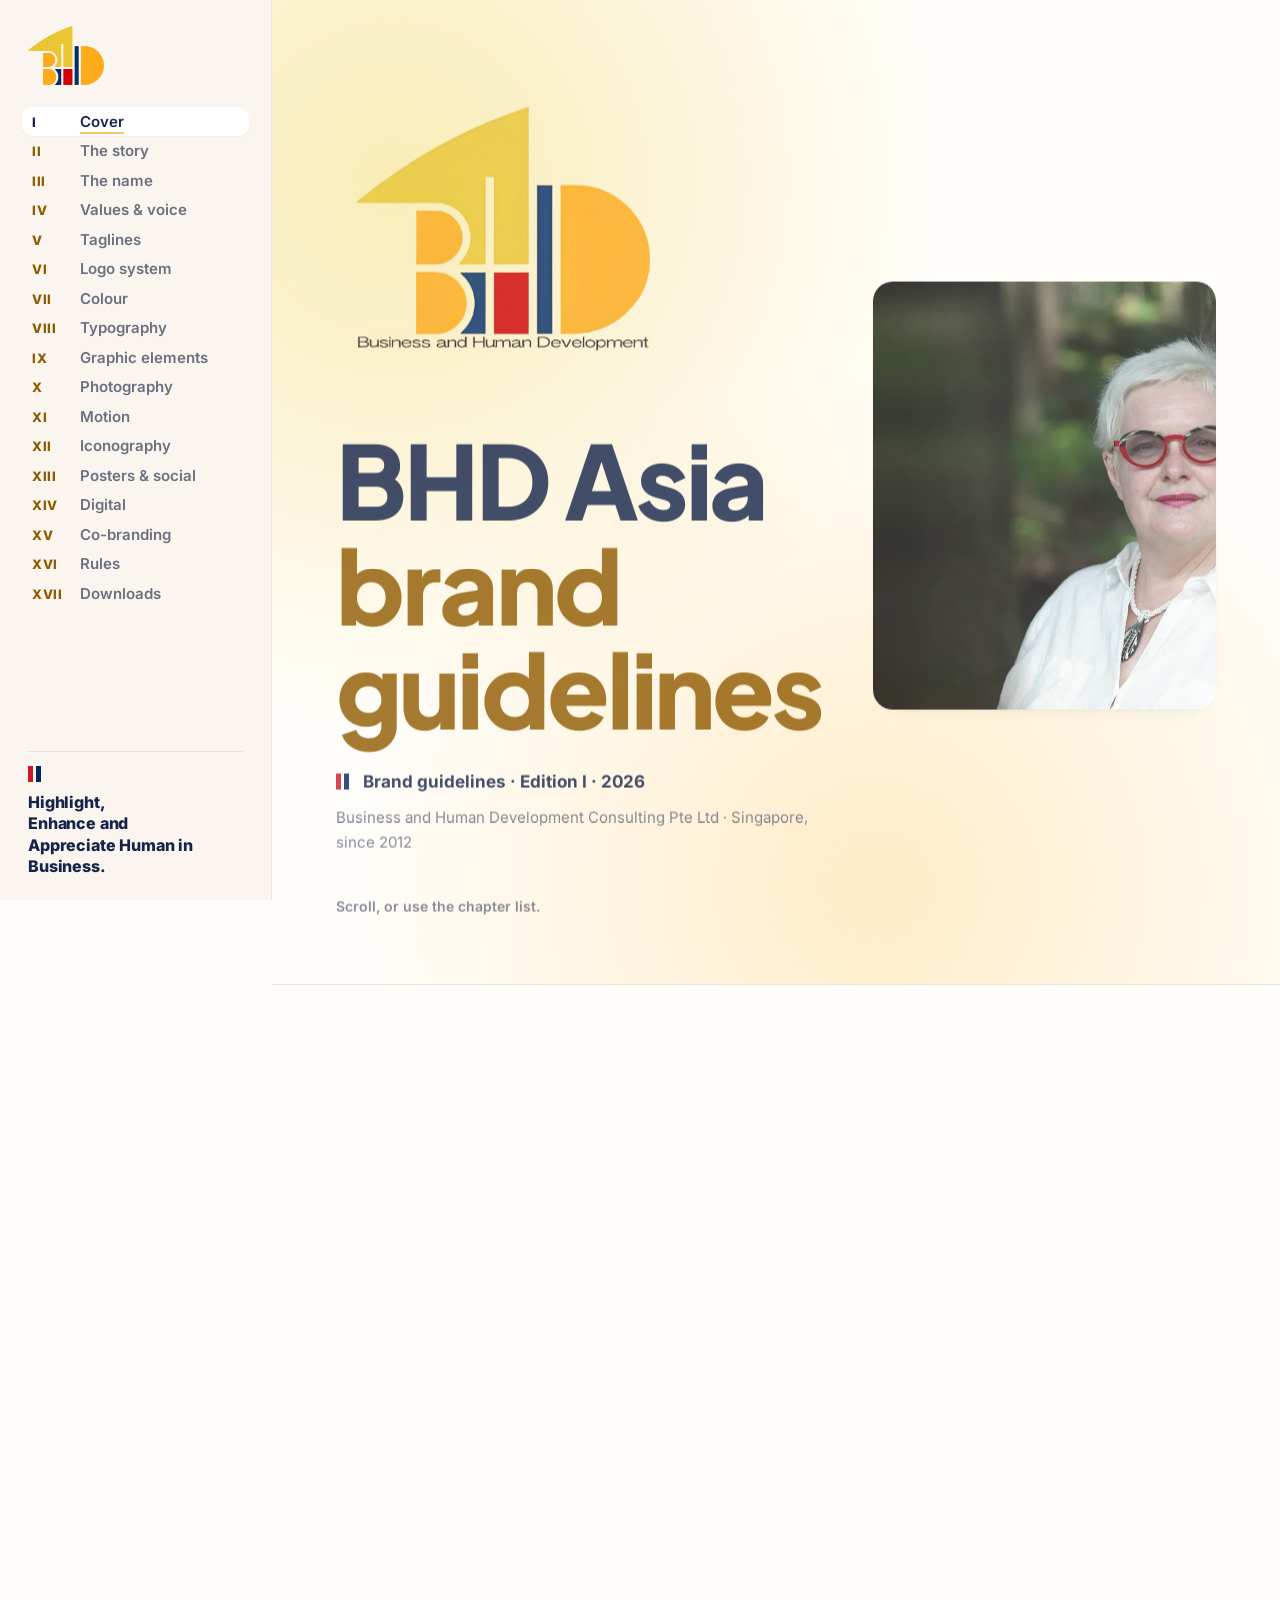
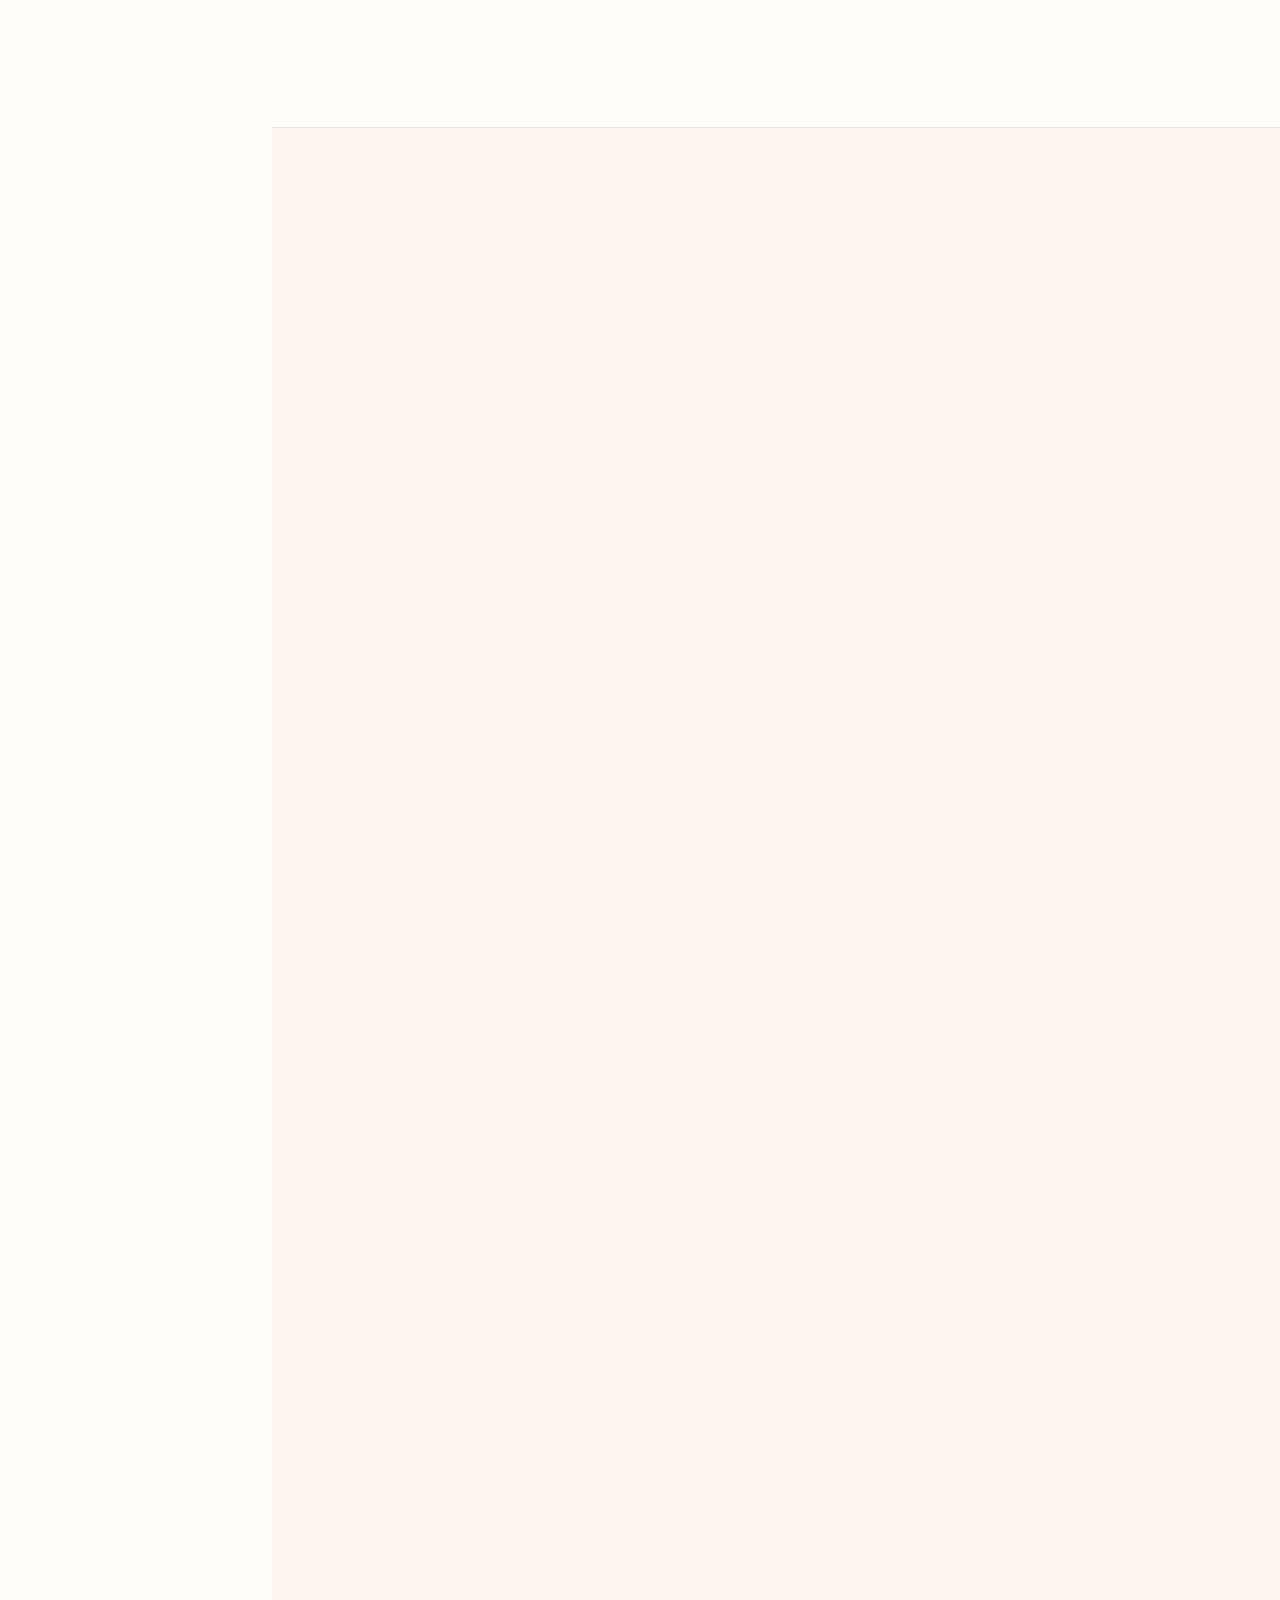
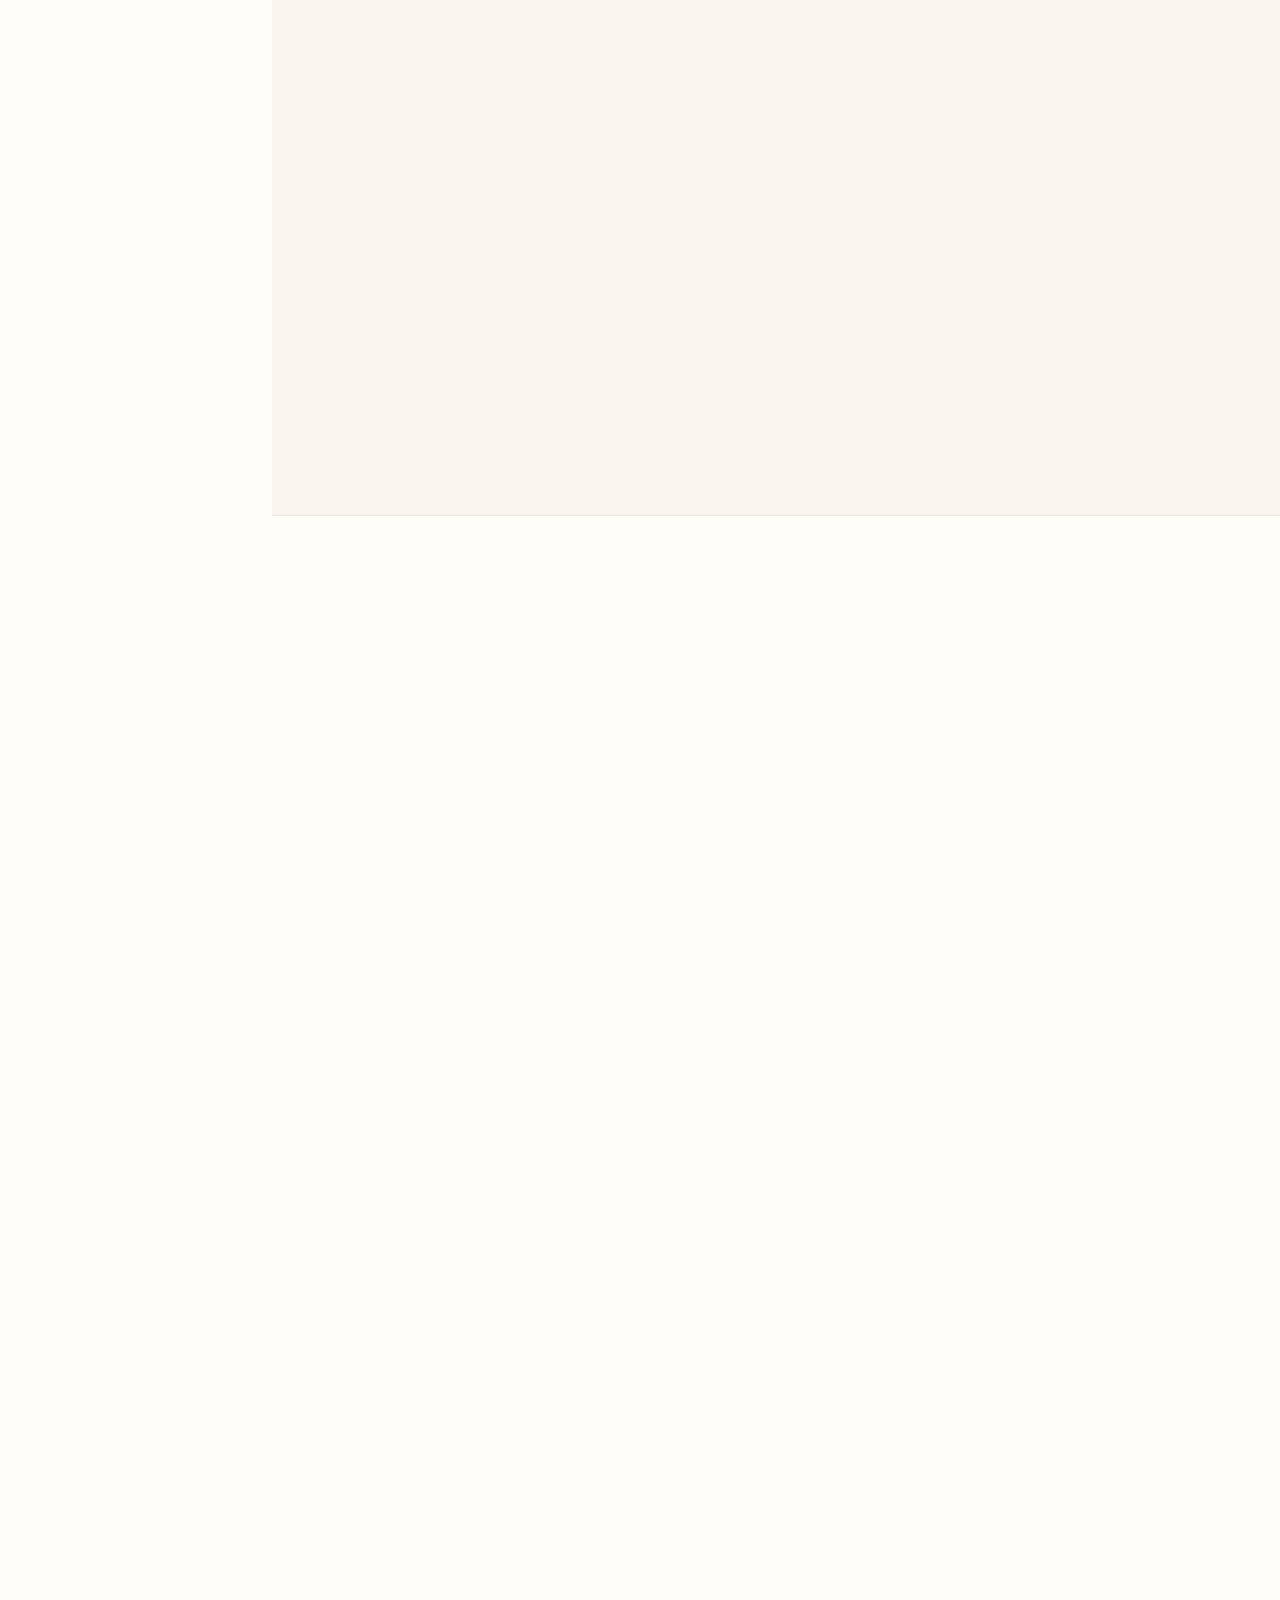
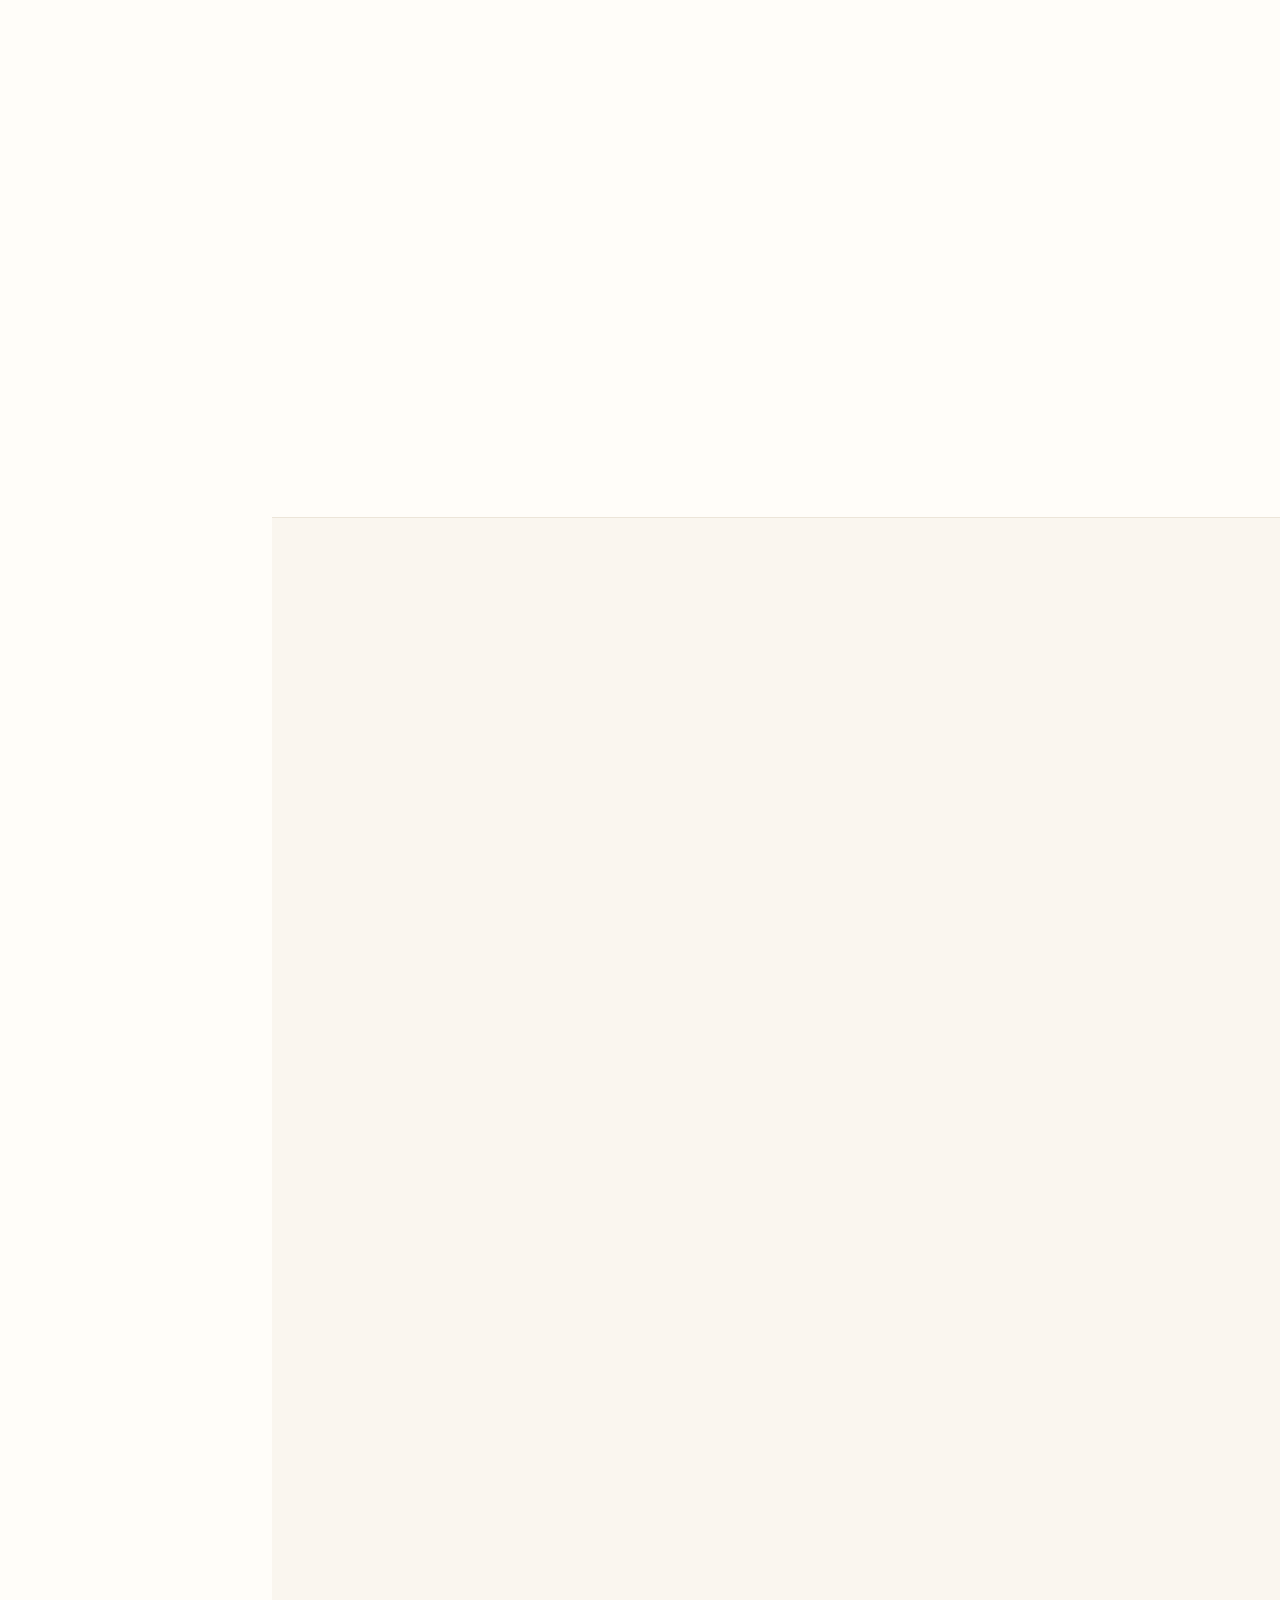
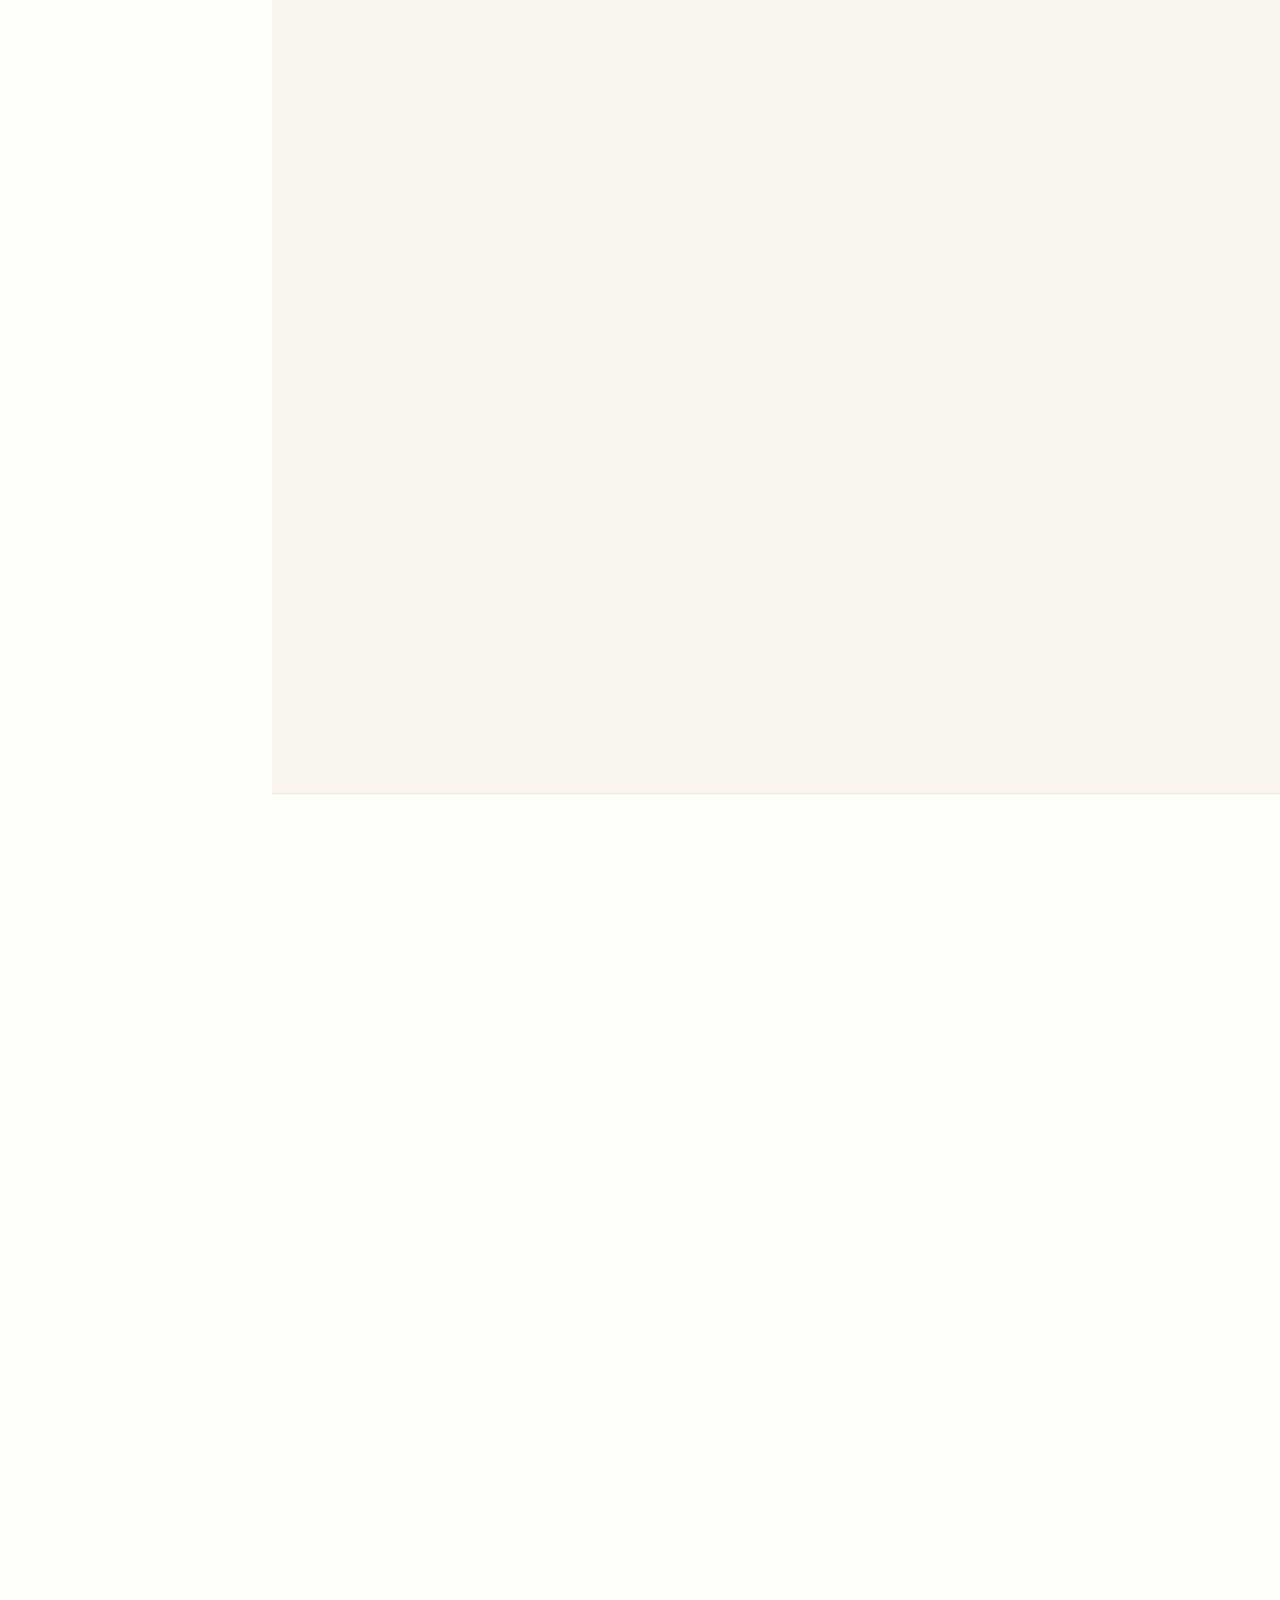
<file: index.html>
<!doctype html><html lang="en-GB"><head><meta charset="utf-8"><meta name="robots" content="noindex,nofollow"><meta name="color-scheme" content="light"><meta http-equiv="refresh" content="0; url=brand/index.html"><title>BHD Asia Brand Guidelines</title></head><body><p><a href="brand/index.html">Open the BHD Asia brand guidelines</a></p></body></html>
</file>
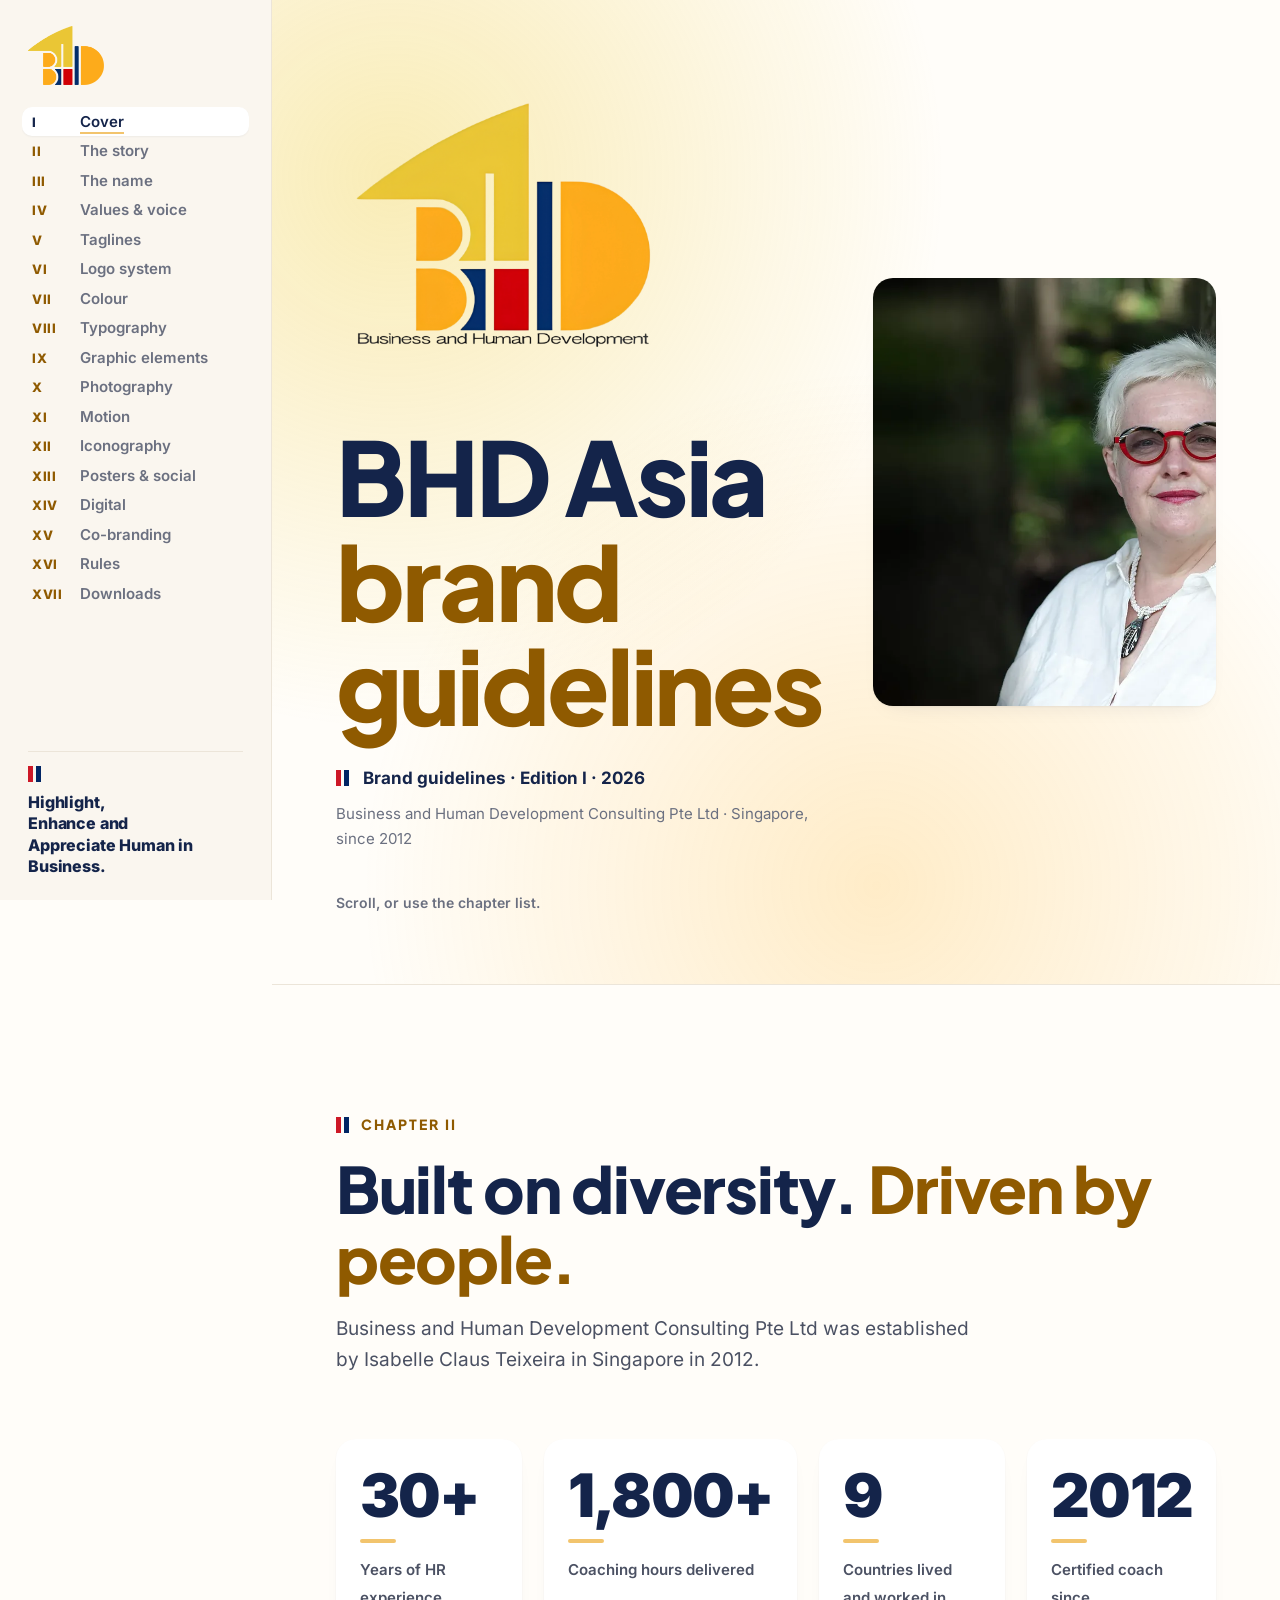
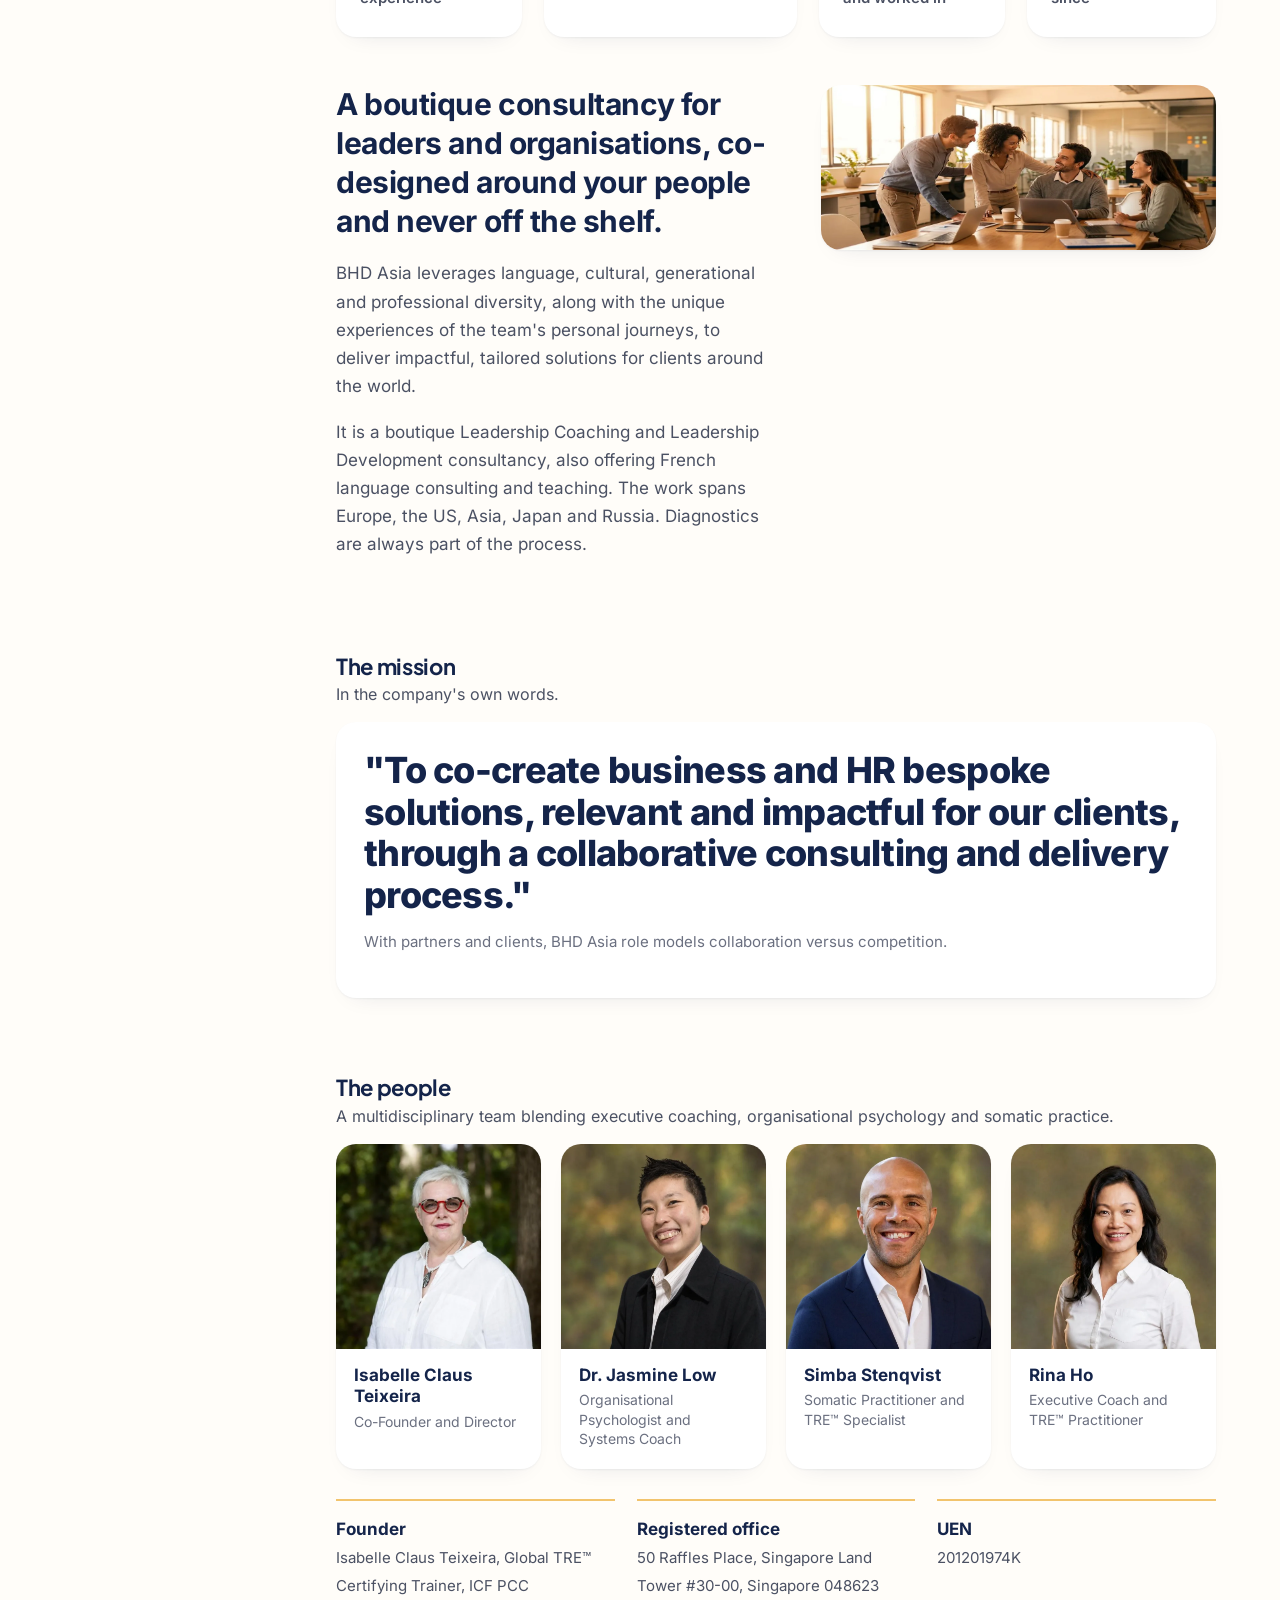
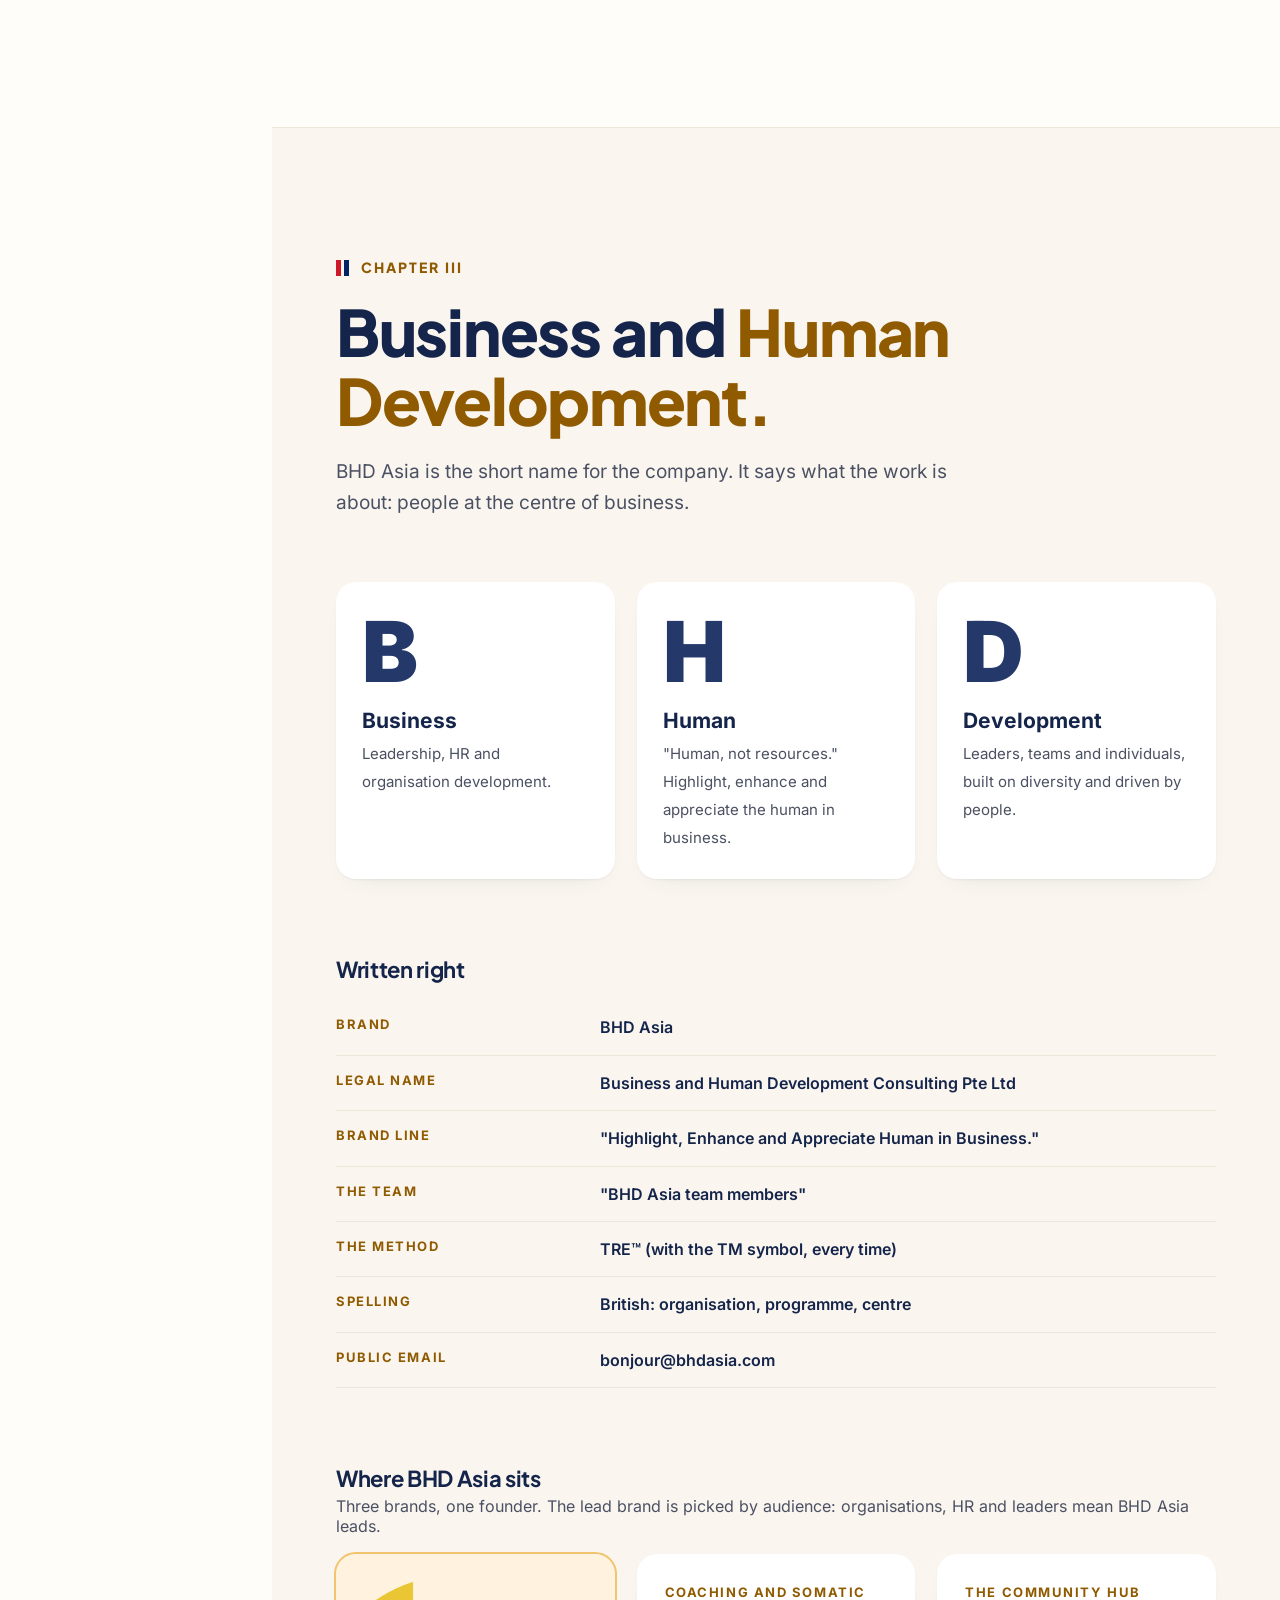
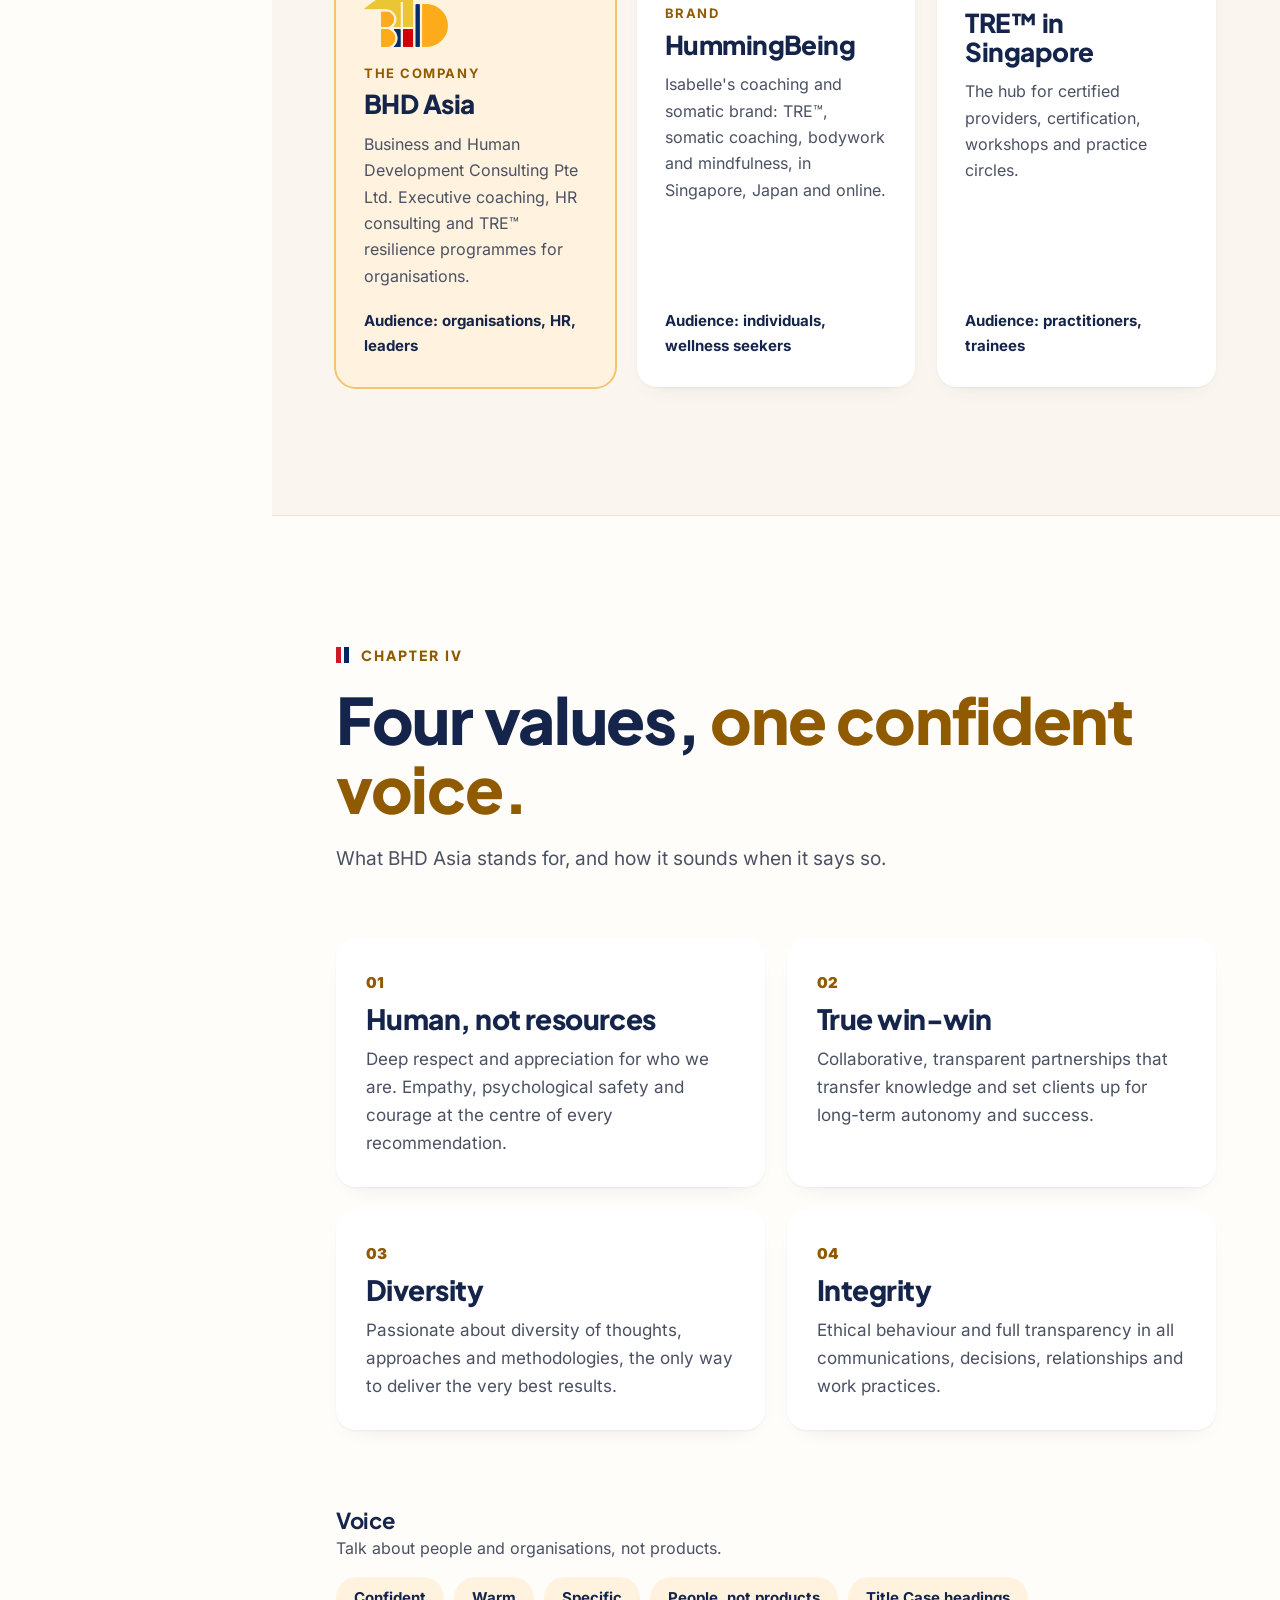
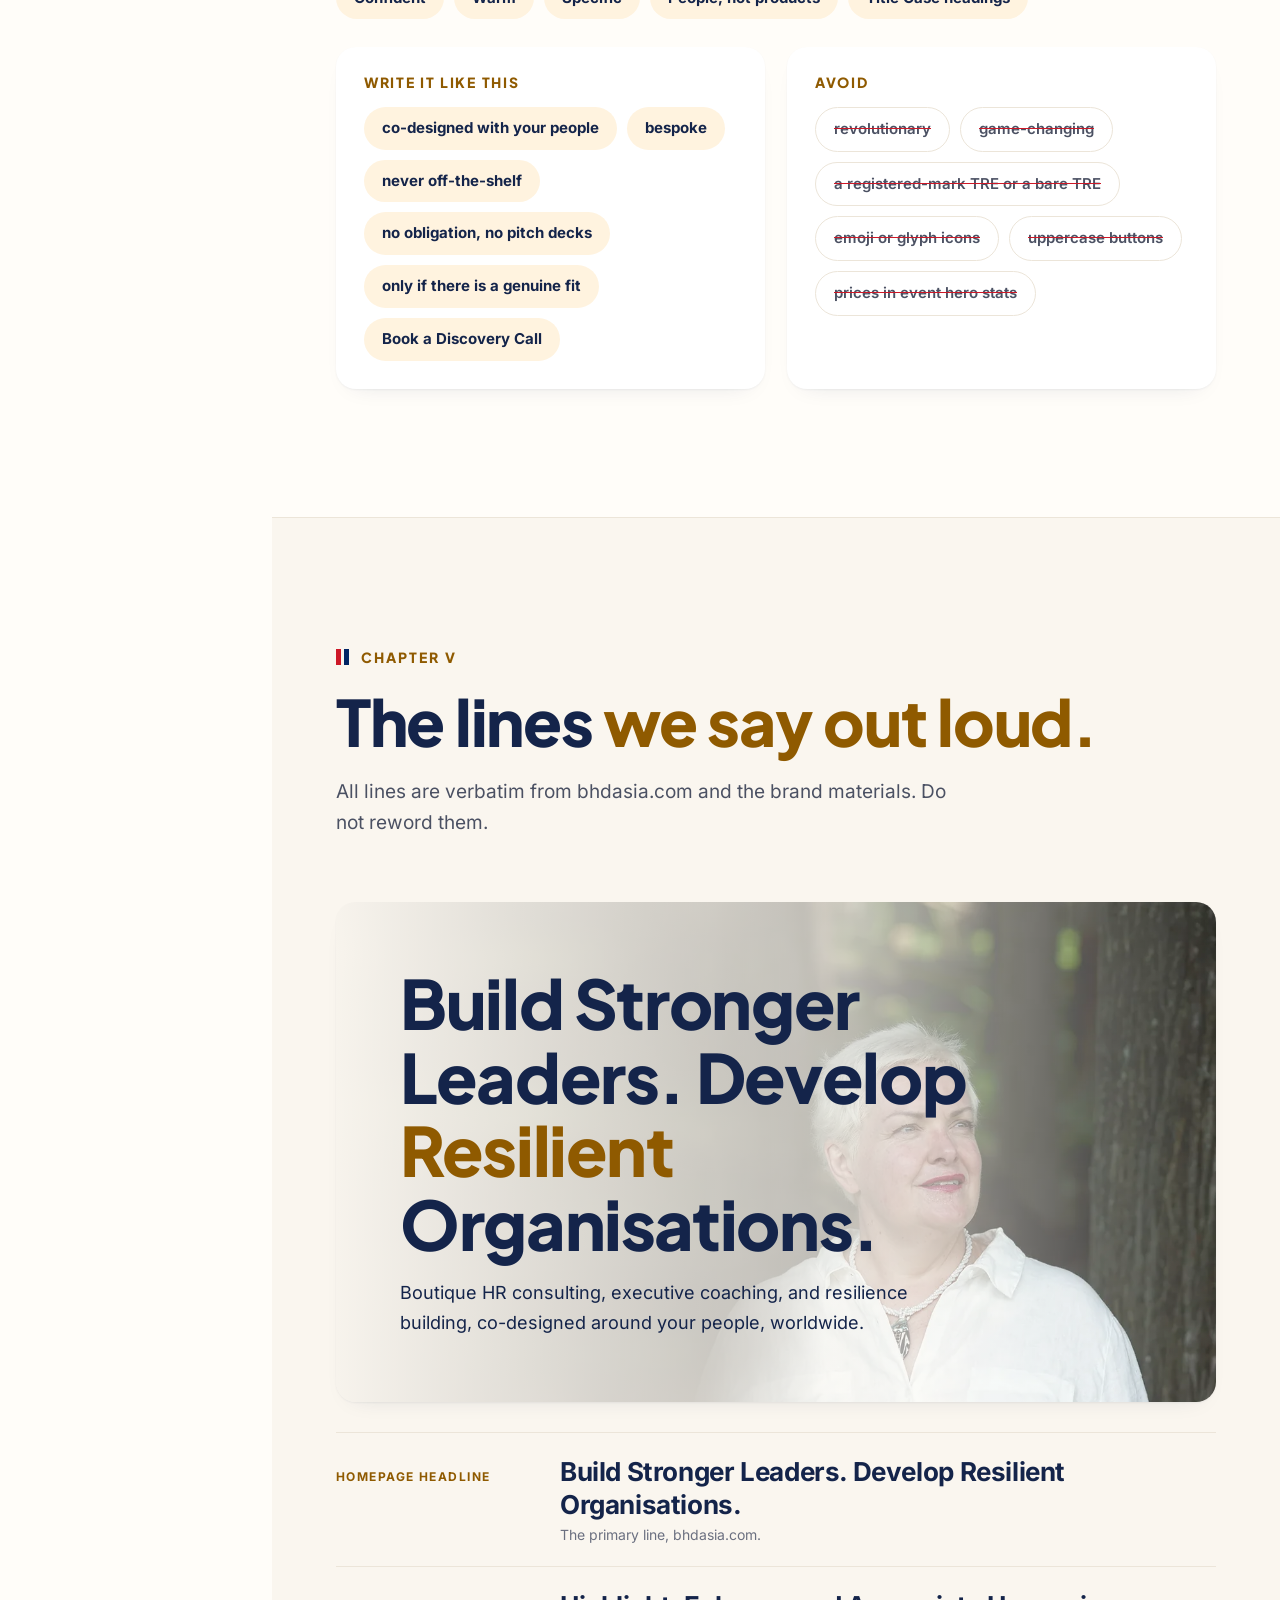
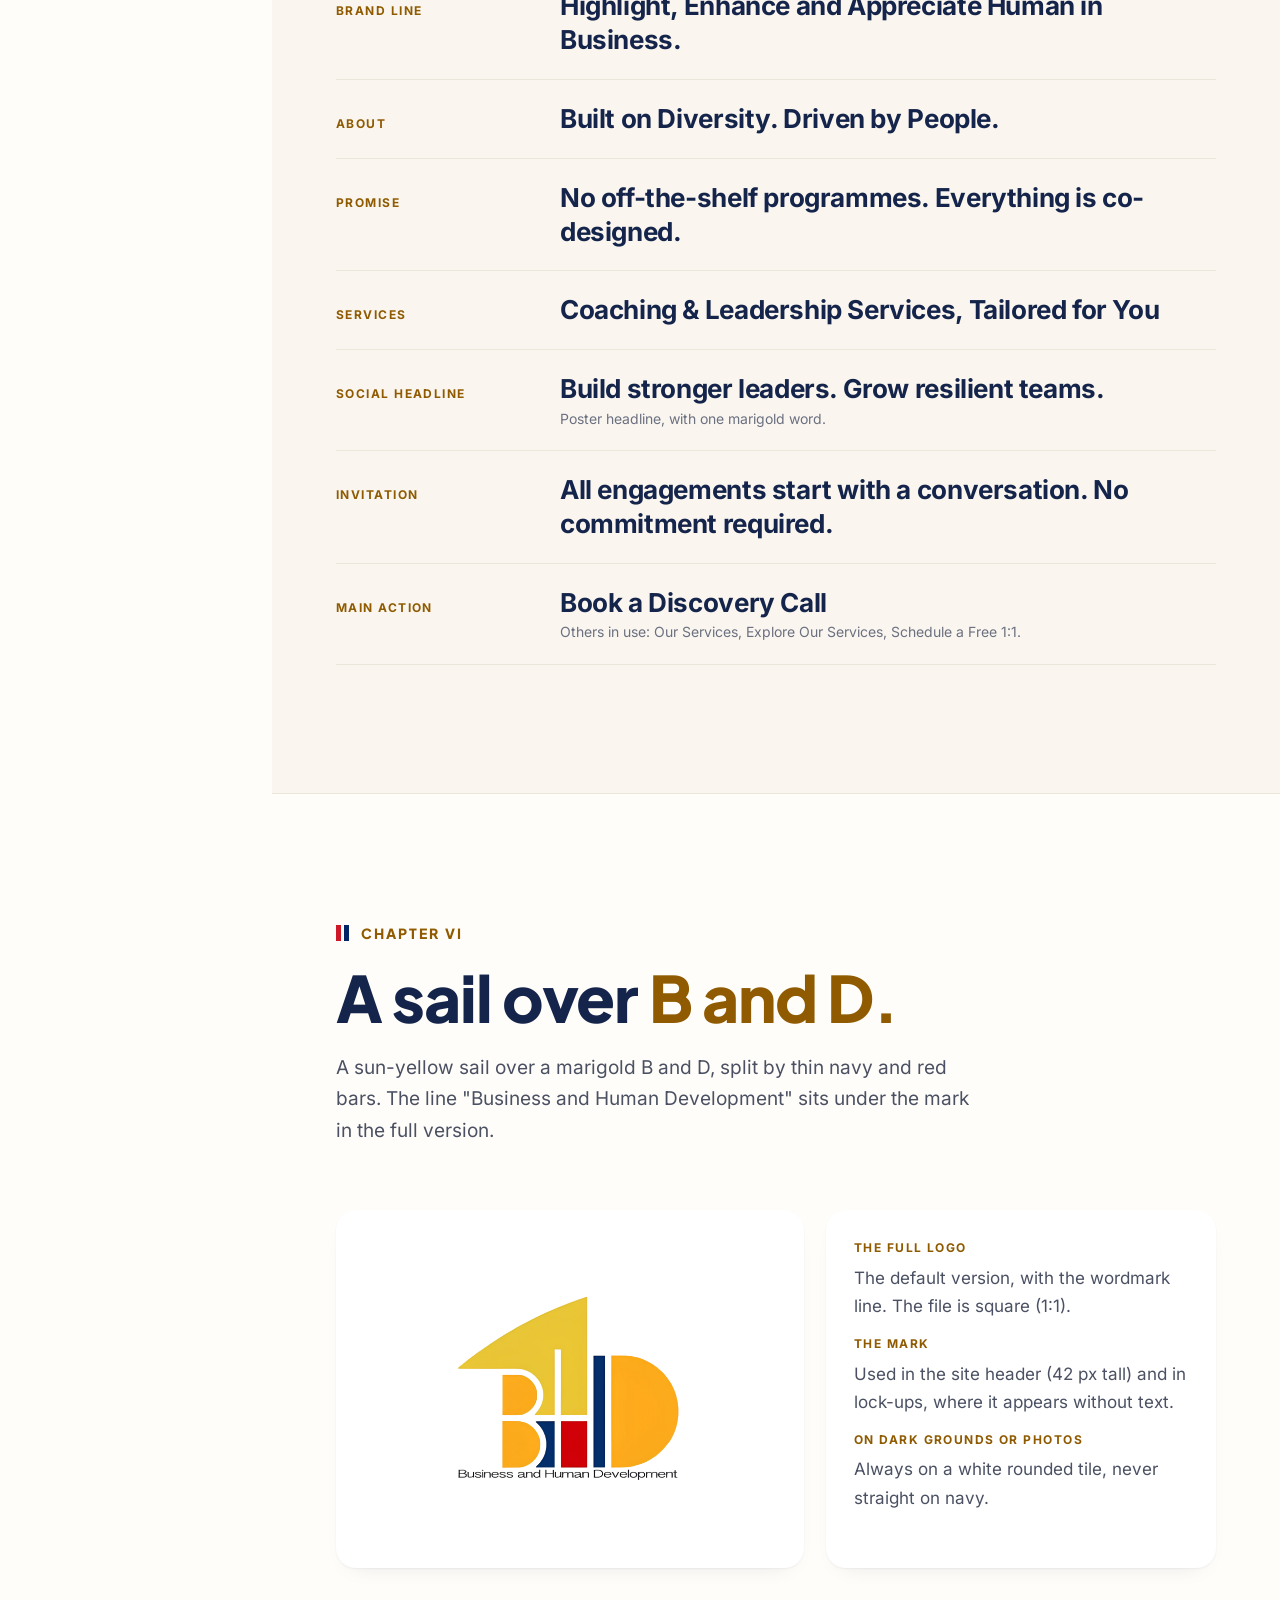
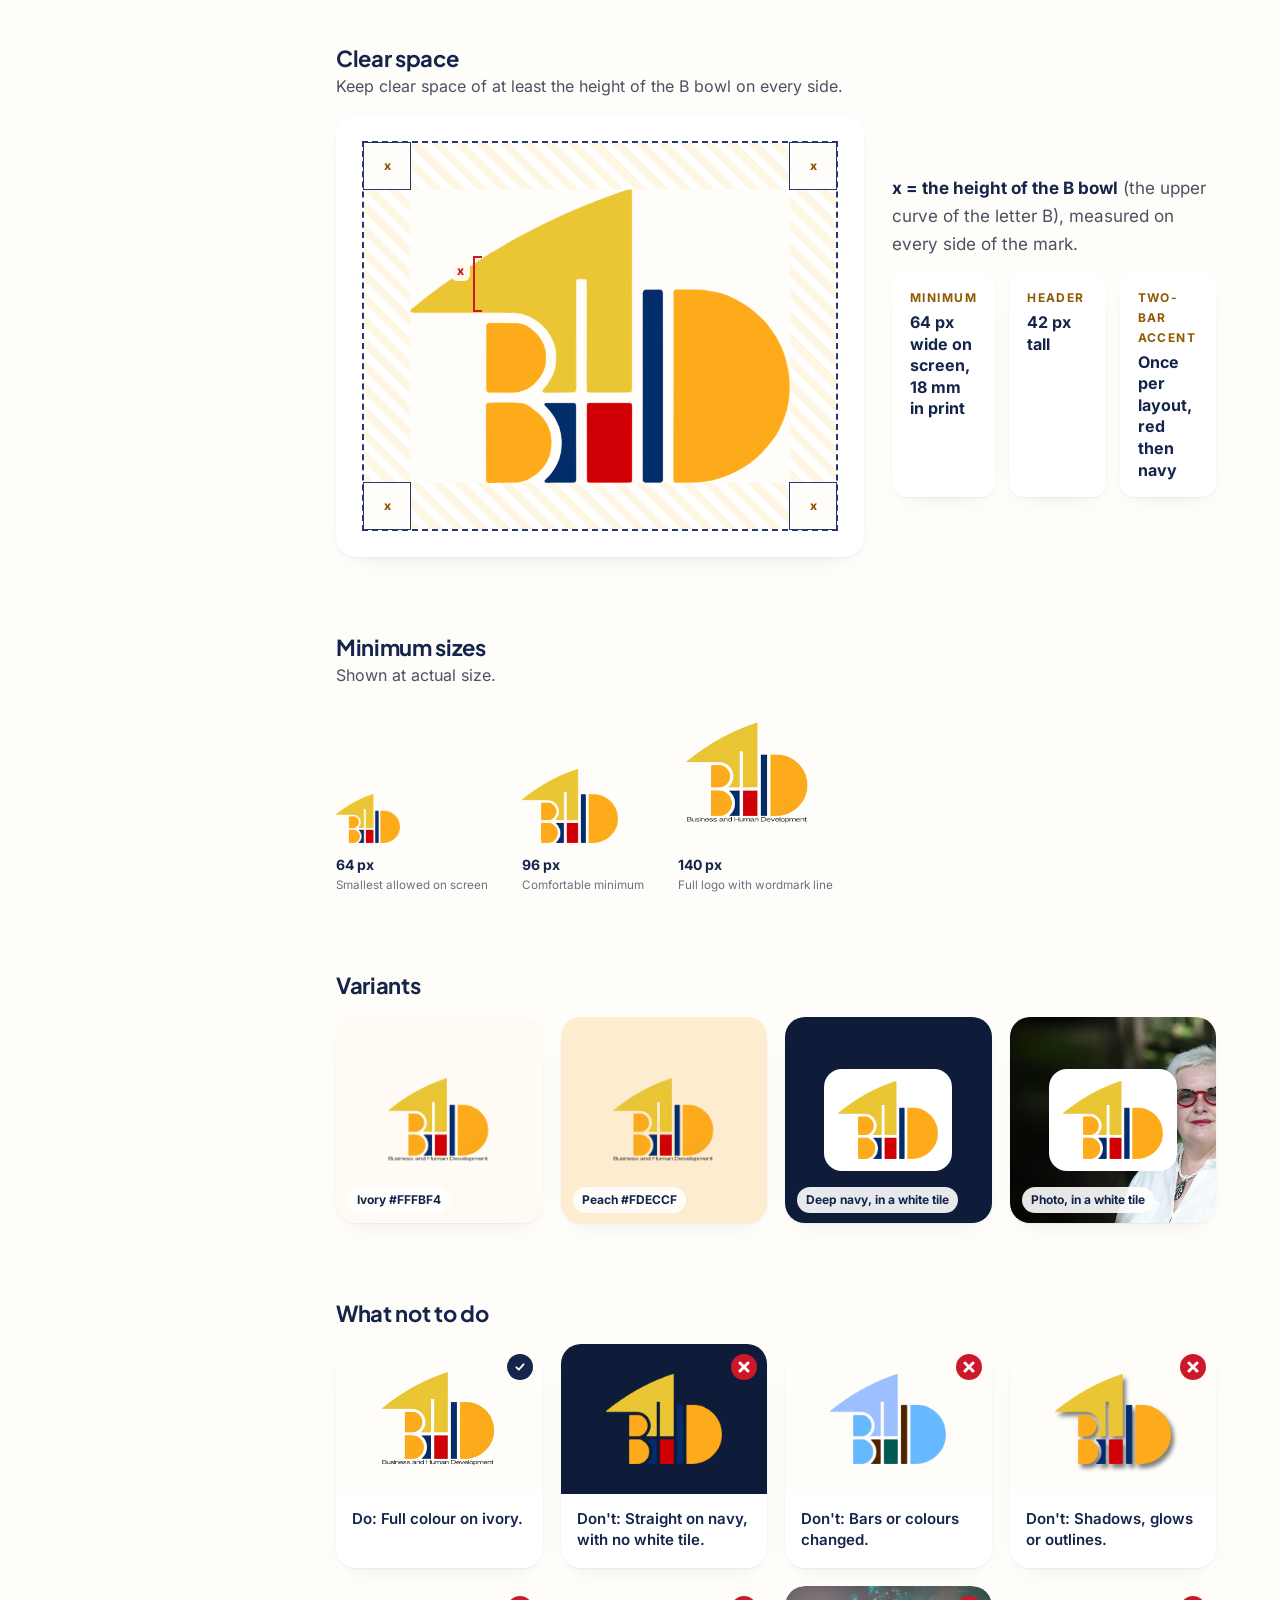
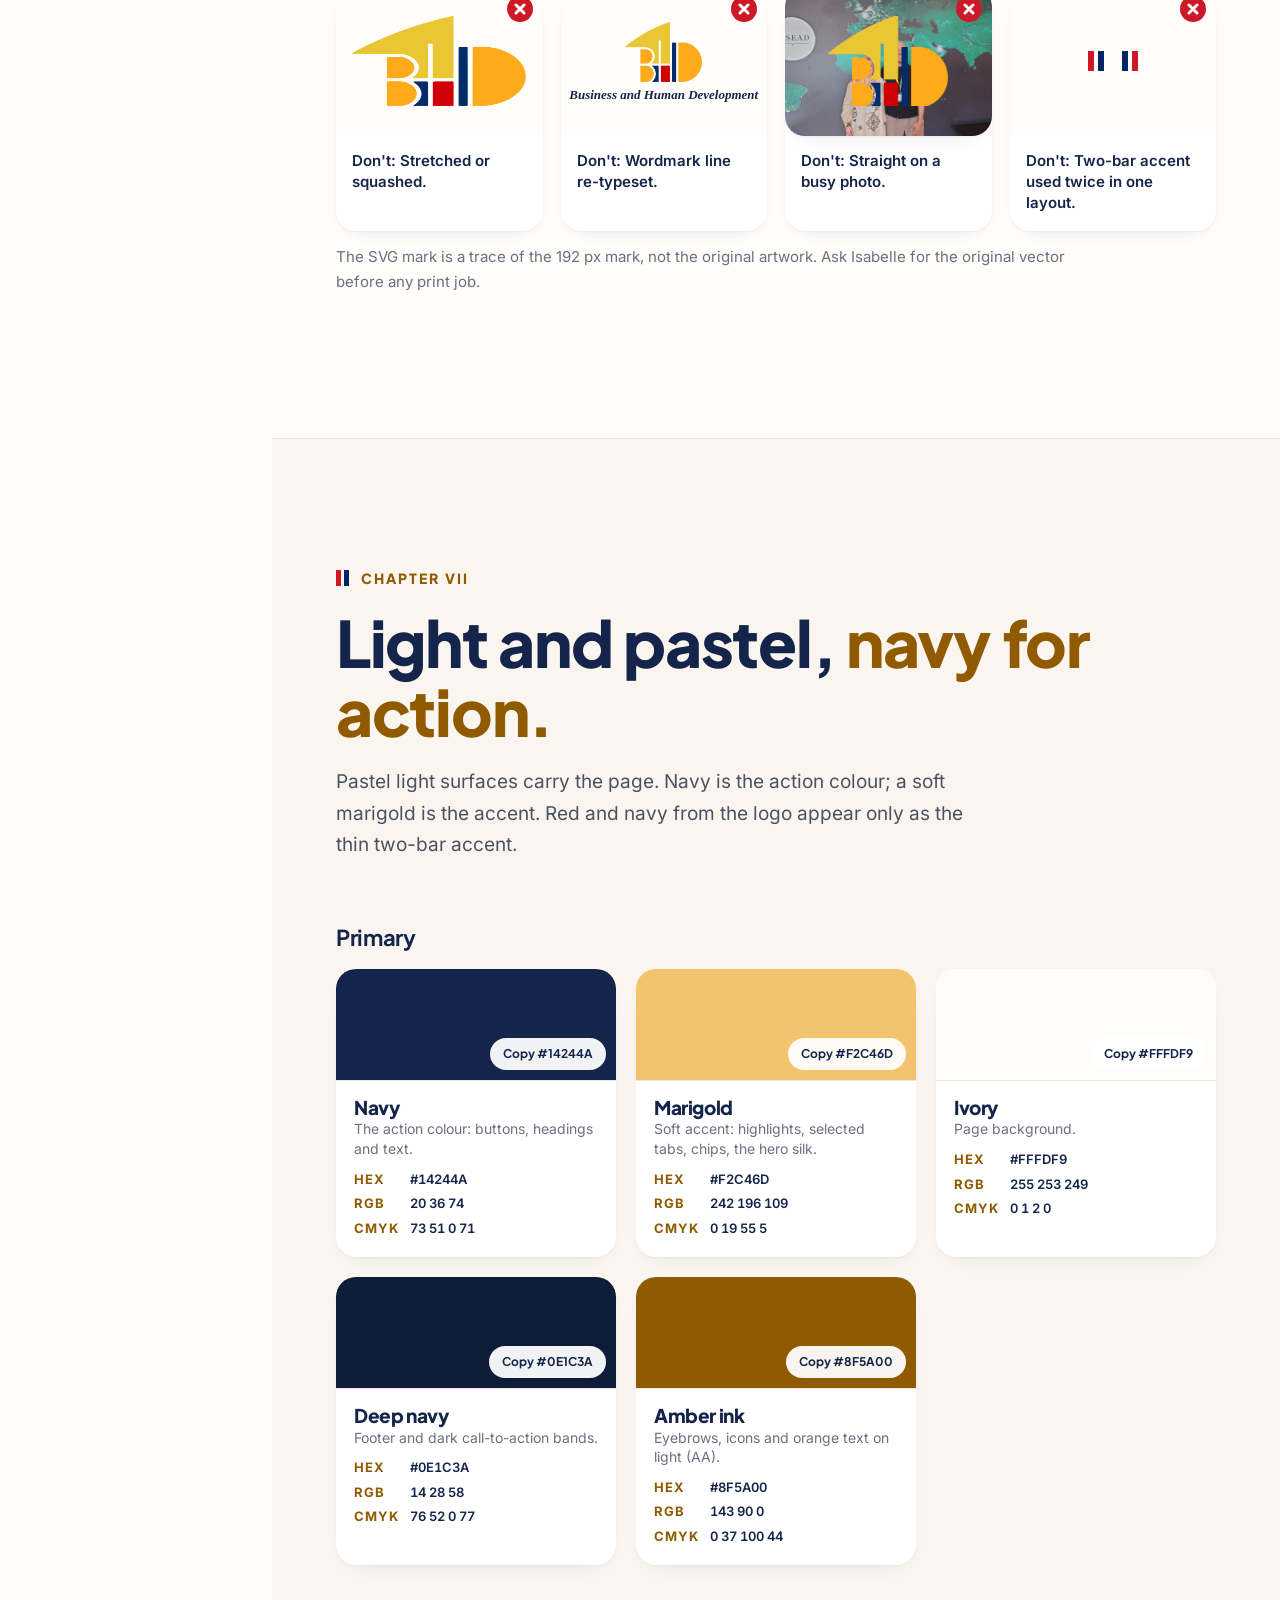
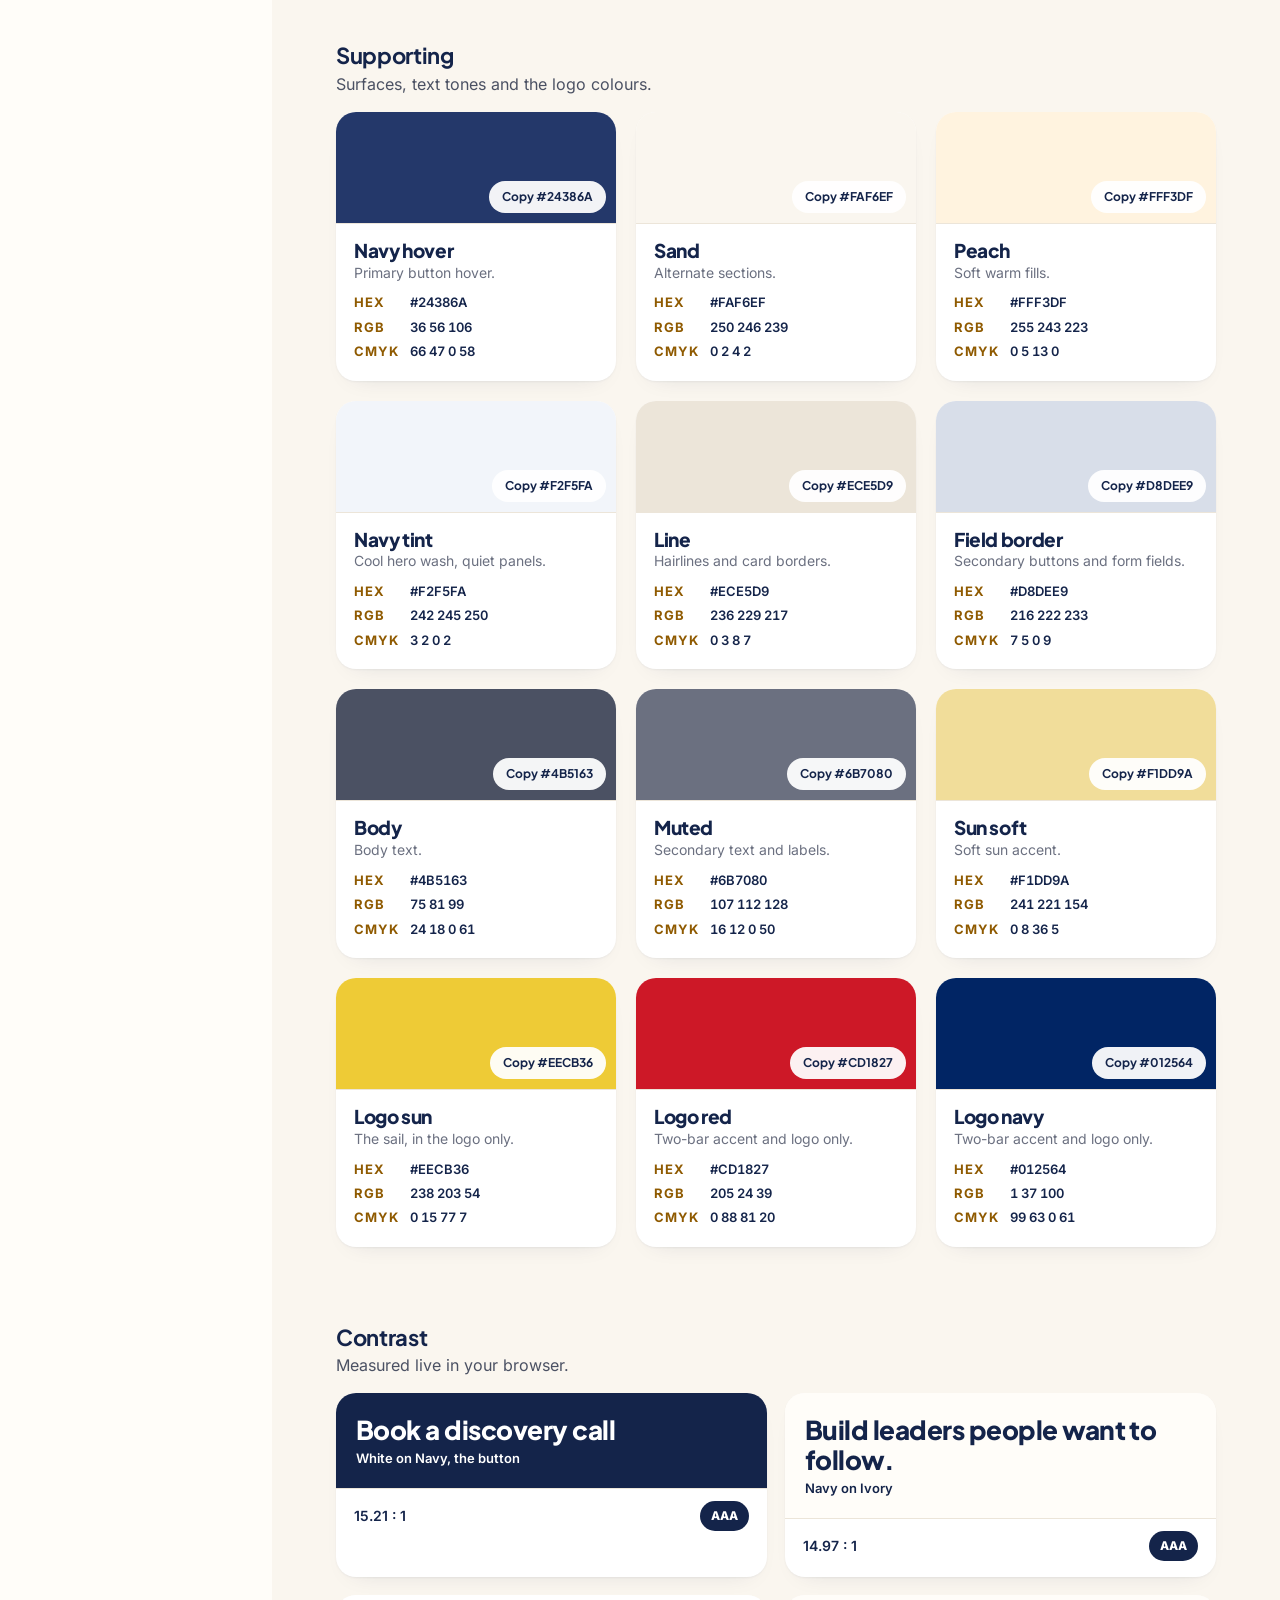
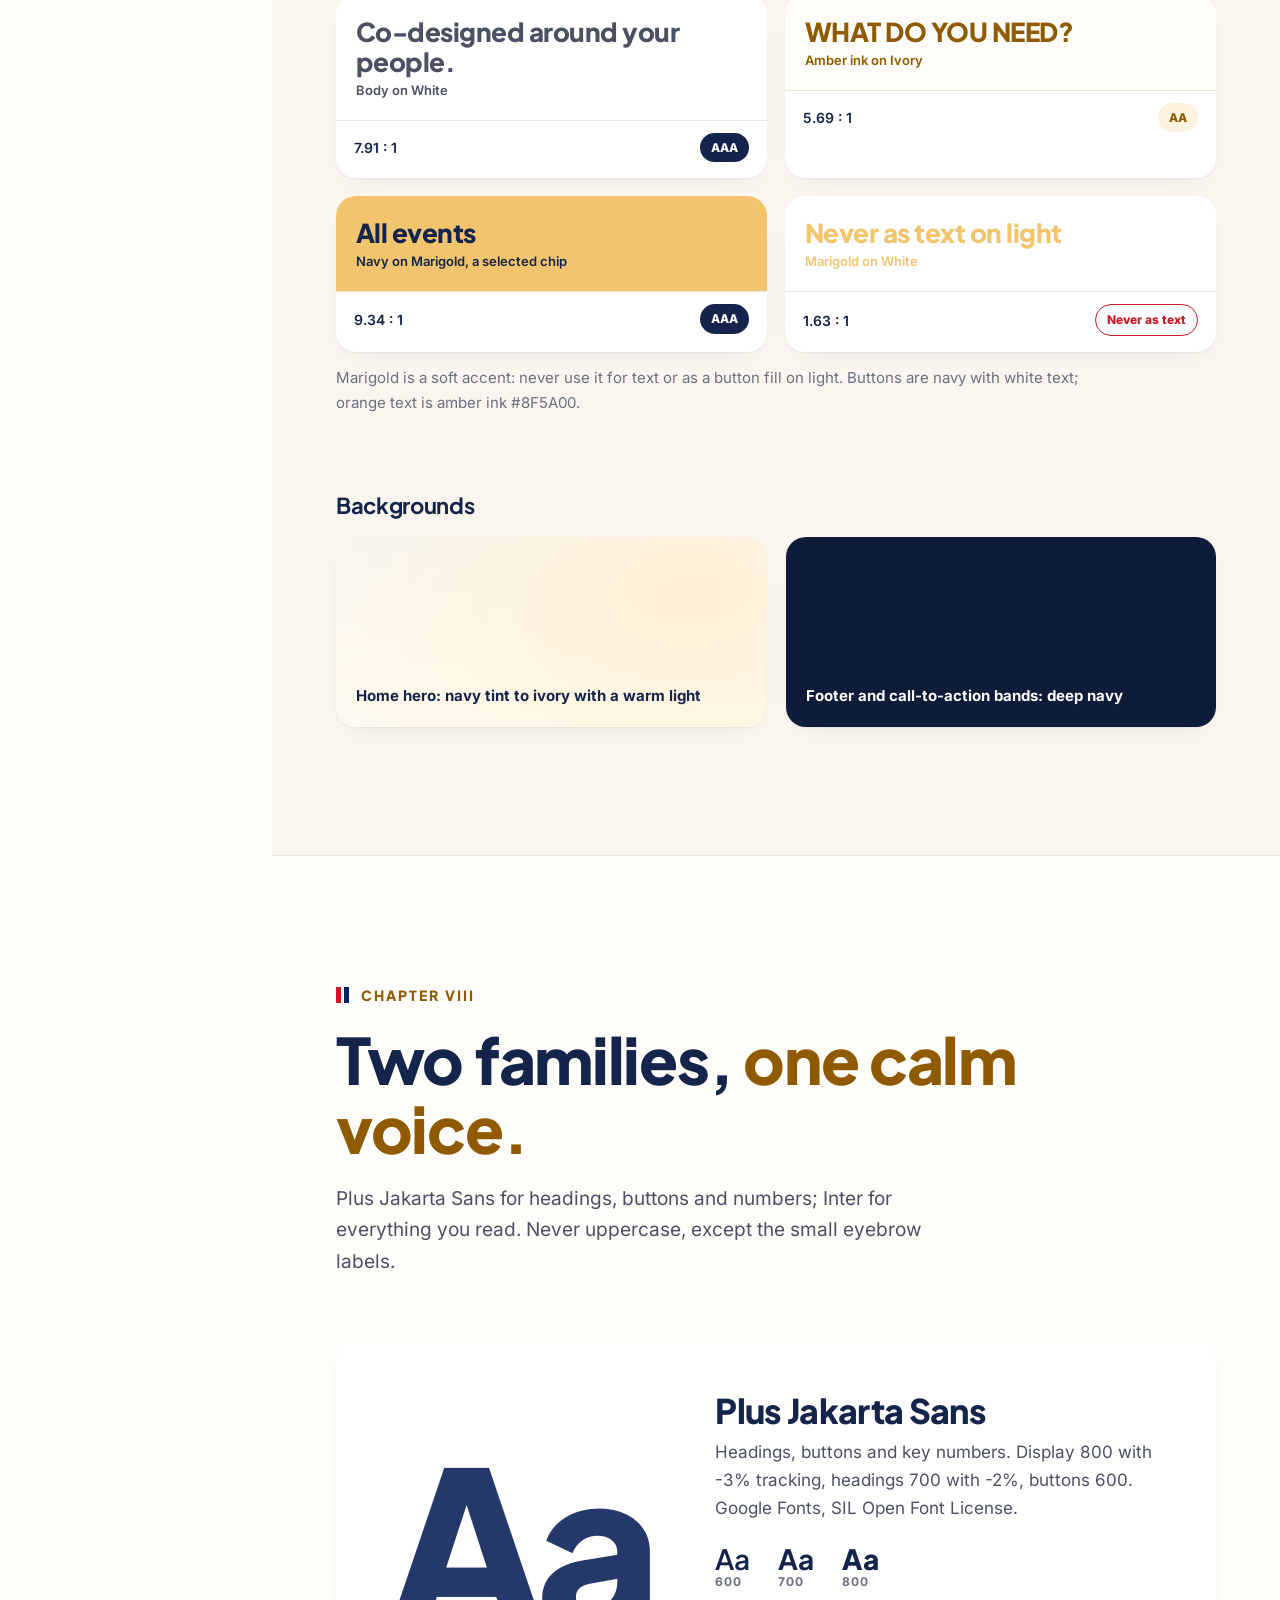
<file: brand/index.html>
<!doctype html>
<html lang="en-GB" class="no-js">
<head>
<meta charset="utf-8">
<meta name="robots" content="noindex,nofollow">
<meta name="color-scheme" content="light">
<meta name="viewport" content="width=device-width, initial-scale=1">
<title>BHD Asia Brand Guidelines</title>
<meta name="description" content="Brand guidelines, Edition I, for BHD Asia: story, name, voice, logo, colour, type, photography and materials.">
<meta name="theme-color" content="#FFFBF4">
<link rel="icon" href="favicon.svg" type="image/svg+xml">
<link rel="preload" href="../assets/fonts/plus-jakarta-sans-latin.woff2" as="font" type="font/woff2" crossorigin>
<link rel="stylesheet" href="brand.css">
<script>document.documentElement.className='js';</script>
</head>
<body>
<a class="skip" href="#main">Skip to the guidelines</a>
<div class="topbar"><img src="logo/bhdasia-mark.png" alt="BHD Asia" width="46" height="36"><b>BHD Asia</b><span class="cur" id="cur">Cover</span><button type="button" class="menu-btn" id="menuBtn" aria-expanded="false" aria-controls="rail" aria-label="Open chapter list"><svg viewBox="0 0 24 24" aria-hidden="true"><path d="M4 7h16M4 12h16M4 17h16"/></svg></button></div>
<div class="progress" aria-hidden="true"><i id="prog"></i></div>
<nav class="rail" id="rail" aria-label="Chapters">
<a class="rail-mark" href="#cover" aria-label="Back to the cover"><img src="logo/bhdasia-mark.png" alt="BHD Asia" width="76" height="59"></a>
<ol class="rail-list" id="railList"><li><a href="#cover"><b>I</b><span>Cover</span></a></li><li><a href="#story"><b>II</b><span>The story</span></a></li><li><a href="#name"><b>III</b><span>The name</span></a></li><li><a href="#voice"><b>IV</b><span>Values &amp; voice</span></a></li><li><a href="#taglines"><b>V</b><span>Taglines</span></a></li><li><a href="#logo"><b>VI</b><span>Logo system</span></a></li><li><a href="#colour"><b>VII</b><span>Colour</span></a></li><li><a href="#type"><b>VIII</b><span>Typography</span></a></li><li><a href="#elements"><b>IX</b><span>Graphic elements</span></a></li><li><a href="#photo"><b>X</b><span>Photography</span></a></li><li><a href="#motion"><b>XI</b><span>Motion</span></a></li><li><a href="#icons"><b>XII</b><span>Iconography</span></a></li><li><a href="#social"><b>XIII</b><span>Posters &amp; social</span></a></li><li><a href="#digital"><b>XIV</b><span>Digital</span></a></li><li><a href="#cobrand"><b>XV</b><span>Co-branding</span></a></li><li><a href="#rules"><b>XVI</b><span>Rules</span></a></li><li><a href="#downloads"><b>XVII</b><span>Downloads</span></a></li></ol>
<div class="rail-line" aria-hidden="true"><span class="bars"><b></b><b></b></span><i data-w="0">Highlight,</i><i data-w="1">Enhance and</i><i data-w="2">Appreciate Human in Business.</i></div>
</nav>
<main id="main">
<section class="ch cover" id="cover" aria-label="Cover"><div class="reveal"><img class="logo" src="logo/bhdasia-logo-full.png" alt="BHD Asia logo: a sun-yellow sail over a marigold B and D, with the line Business and Human Development" width="380" height="380"><h1>BHD Asia <span>brand guidelines</span></h1><div class="ed"><span class="bars" aria-hidden="true"><b></b><b></b></span>Brand guidelines &middot; Edition I &middot; 2026</div><p class="legal">Business and Human Development Consulting Pte Ltd &middot; Singapore, since 2012</p><p class="scroll">Scroll, or use the chapter list.</p></div><div class="photo reveal"><img src="img/hero-about.webp" alt="A leader in a navy blazer smiling in a warm, daylight office" width="1600" height="893"></div></section>
<section class="ch" id="story" aria-labelledby="h-story"><div class="ch-in"><header class="ch-head reveal"><div class="num"><span class="bars" aria-hidden="true"><b></b><b></b></span>Chapter II</div><h2 id="h-story">Built on diversity. <em>Driven by people.</em></h2><p>Business and Human Development Consulting Pte Ltd was established by Isabelle Claus Teixeira in Singapore in 2012.</p></header>
<div class="stats reveal"><div class="stat"><b data-count="30" data-suffix="+">30+</b><span>Years of HR experience</span></div><div class="stat"><b data-count="1800" data-suffix="+">1,800+</b><span>Coaching hours delivered</span></div><div class="stat"><b data-count="9">9</b><span>Countries lived and worked in</span></div><div class="stat"><b>2012</b><span>Certified coach since</span></div></div>
<div class="story-cols"><div class="reveal"><p class="lead-q">A boutique consultancy for leaders and organisations, co-designed around your people and never off the shelf.</p><p>BHD Asia leverages language, cultural, generational and professional diversity, along with the unique experiences of the team's personal journeys, to deliver impactful, tailored solutions for clients around the world.</p><p>It is a boutique Leadership Coaching and Leadership Development consultancy, also offering French language consulting and teaching. The work spans Europe, the US, Asia, Japan and Russia. Diagnostics are always part of the process.</p></div><div class="story-photo reveal"><img src="img/about-story.webp" alt="People collaborating in a bright workshop" width="1200" height="500"></div></div>
<h3 class="sub reveal">The mission<small>In the company's own words.</small></h3>
<div class="card reveal"><p class="quote">"To co-create business and HR bespoke solutions, relevant and impactful for our clients, through a collaborative consulting and delivery process."</p><p class="note">With partners and clients, BHD Asia role models collaboration versus competition.</p></div>
<h3 class="sub reveal">The people<small>A multidisciplinary team blending executive coaching, organisational psychology and somatic practice.</small></h3>
<div class="people reveal"><div class="person"><img src="img/isabelle-portrait.webp" alt="Portrait of Isabelle Claus Teixeira" width="600" height="600" loading="lazy"><div><b>Isabelle Claus Teixeira</b><span>Co-Founder and Director</span></div></div><div class="person"><img src="img/jasmine-low.webp" alt="Portrait of Dr. Jasmine Low" width="800" height="800" loading="lazy"><div><b>Dr. Jasmine Low</b><span>Organisational Psychologist and Systems Coach</span></div></div><div class="person"><img src="img/simba-stenqvist.webp" alt="Portrait of Simba Stenqvist" width="800" height="800" loading="lazy"><div><b>Simba Stenqvist</b><span>Somatic Practitioner and TRE&trade; Specialist</span></div></div><div class="person"><img src="img/rina-ho.webp" alt="Portrait of Rina Ho" width="800" height="800" loading="lazy"><div><b>Rina Ho</b><span>Executive Coach and TRE&trade; Practitioner</span></div></div></div>
<div class="facts reveal"><div><b>Founder</b><span>Isabelle Claus Teixeira, Global TRE&trade; Certifying Trainer, ICF PCC</span></div><div><b>Registered office</b><span>50 Raffles Place, Singapore Land Tower #30-00, Singapore 048623</span></div><div><b>UEN</b><span>201201974K</span></div></div></div></section>
<section class="ch sand" id="name" aria-labelledby="h-name"><div class="ch-in"><header class="ch-head reveal"><div class="num"><span class="bars" aria-hidden="true"><b></b><b></b></span>Chapter III</div><h2 id="h-name">Business and <em>Human Development.</em></h2><p>BHD Asia is the short name for the company. It says what the work is about: people at the centre of business.</p></header>
<div class="letters reveal"><div class="letter"><b>B</b><strong>Business</strong><span>Leadership, HR and organisation development.</span></div><div class="letter"><b>H</b><strong>Human</strong><span>"Human, not resources." Highlight, enhance and appreciate the human in business.</span></div><div class="letter"><b>D</b><strong>Development</strong><span>Leaders, teams and individuals, built on diversity and driven by people.</span></div></div>
<h3 class="sub reveal">Written right</h3>
<table class="spell reveal"><tbody><tr><th scope="row">Brand</th><td>BHD Asia</td></tr><tr><th scope="row">Legal name</th><td>Business and Human Development Consulting Pte Ltd</td></tr><tr><th scope="row">Brand line</th><td>"Highlight, Enhance and Appreciate Human in Business."</td></tr><tr><th scope="row">The team</th><td>"BHD Asia team members"</td></tr><tr><th scope="row">The method</th><td>TRE&trade; (with the TM symbol, every time)</td></tr><tr><th scope="row">Spelling</th><td>British: organisation, programme, centre</td></tr><tr><th scope="row">Public email</th><td>bonjour@bhdasia.com</td></tr></tbody></table>
<h3 class="sub reveal">Where BHD Asia sits<small>Three brands, one founder. The lead brand is picked by audience: organisations, HR and leaders mean BHD Asia leads.</small></h3>
<div class="family reveal"><div class="fam lead"><img src="logo/bhdasia-mark.png" alt="BHD Asia mark" width="84" height="65"><span class="role">The company</span><h3>BHD Asia</h3><p>Business and Human Development Consulting Pte Ltd. Executive coaching, HR consulting and TRE&trade; resilience programmes for organisations.</p><span class="aud">Audience: organisations, HR, leaders</span></div><div class="fam"><span class="role">Coaching and somatic brand</span><h3>HummingBeing</h3><p>Isabelle's coaching and somatic brand: TRE&trade;, somatic coaching, bodywork and mindfulness, in Singapore, Japan and online.</p><span class="aud">Audience: individuals, wellness seekers</span></div><div class="fam"><span class="role">The community hub</span><h3>TRE&trade; in Singapore</h3><p>The hub for certified providers, certification, workshops and practice circles.</p><span class="aud">Audience: practitioners, trainees</span></div></div></div></section>
<section class="ch" id="voice" aria-labelledby="h-voice"><div class="ch-in"><header class="ch-head reveal"><div class="num"><span class="bars" aria-hidden="true"><b></b><b></b></span>Chapter IV</div><h2 id="h-voice">Four values, <em>one confident voice.</em></h2><p>What BHD Asia stands for, and how it sounds when it says so.</p></header>
<div class="values reveal"><div class="value"><i>01</i><h3>Human, not resources</h3><p>Deep respect and appreciation for who we are. Empathy, psychological safety and courage at the centre of every recommendation.</p></div><div class="value"><i>02</i><h3>True win-win</h3><p>Collaborative, transparent partnerships that transfer knowledge and set clients up for long-term autonomy and success.</p></div><div class="value"><i>03</i><h3>Diversity</h3><p>Passionate about diversity of thoughts, approaches and methodologies, the only way to deliver the very best results.</p></div><div class="value"><i>04</i><h3>Integrity</h3><p>Ethical behaviour and full transparency in all communications, decisions, relationships and work practices.</p></div></div>
<h3 class="sub reveal">Voice<small>Talk about people and organisations, not products.</small></h3>
<ul class="chips reveal"><li>Confident</li><li>Warm</li><li>Specific</li><li>People, not products</li><li>Title Case headings</li></ul>
<div class="say" style="margin-top:28px"><div class="card reveal"><h4>Write it like this</h4><ul class="chips"><li>co-designed with your people</li><li>bespoke</li><li>never off-the-shelf</li><li>no obligation, no pitch decks</li><li>only if there is a genuine fit</li><li>Book a Discovery Call</li></ul></div><div class="card reveal"><h4>Avoid</h4><ul class="chips no"><li>revolutionary</li><li>game-changing</li><li>a registered-mark TRE or a bare TRE</li><li>emoji or glyph icons</li><li>uppercase buttons</li><li>prices in event hero stats</li></ul></div></div></div></section>
<section class="ch sand" id="taglines" aria-labelledby="h-taglines"><div class="ch-in"><header class="ch-head reveal"><div class="num"><span class="bars" aria-hidden="true"><b></b><b></b></span>Chapter V</div><h2 id="h-taglines">The lines <em>we say out loud.</em></h2><p>All lines are verbatim from bhdasia.com and the brand materials. Do not reword them.</p></header>
<div class="tag-hero reveal"><h3>Build Stronger Leaders. Develop <em>Resilient</em> Organisations.</h3><p>Boutique HR consulting, executive coaching, and resilience building, co-designed around your people, worldwide.</p></div>
<div class="tag-list reveal"><div class="tag-row"><span class="lab">Homepage headline</span><p>Build Stronger Leaders. Develop Resilient Organisations.<small>The primary line, bhdasia.com.</small></p></div><div class="tag-row"><span class="lab">Brand line</span><p>Highlight, Enhance and Appreciate Human in Business.</p></div><div class="tag-row"><span class="lab">About</span><p>Built on Diversity. Driven by People.</p></div><div class="tag-row"><span class="lab">Promise</span><p>No off-the-shelf programmes. Everything is co-designed.</p></div><div class="tag-row"><span class="lab">Services</span><p>Coaching &amp; Leadership Services, Tailored for You</p></div><div class="tag-row"><span class="lab">Social headline</span><p>Build stronger leaders. Grow resilient teams.<small>Poster headline, with one marigold word.</small></p></div><div class="tag-row"><span class="lab">Invitation</span><p>All engagements start with a conversation. No commitment required.</p></div><div class="tag-row"><span class="lab">Main action</span><p>Book a Discovery Call<small>Others in use: Our Services, Explore Our Services, Schedule a Free 1:1.</small></p></div></div></div></section>
<section class="ch" id="logo" aria-labelledby="h-logo"><div class="ch-in"><header class="ch-head reveal"><div class="num"><span class="bars" aria-hidden="true"><b></b><b></b></span>Chapter VI</div><h2 id="h-logo">A sail over <em>B and D.</em></h2><p>A sun-yellow sail over a marigold B and D, split by thin navy and red bars. The line "Business and Human Development" sits under the mark in the full version.</p></header>
<div class="grid g-logo"><div class="stage reveal"><img src="logo/bhdasia-logo-full.png" alt="BHD Asia full logo with the line Business and Human Development" width="300" height="300"></div><div class="card reveal"><span class="lab">The full logo</span><p style="margin:0 0 14px">The default version, with the wordmark line. The file is square (1:1).</p><span class="lab">The mark</span><p style="margin:0 0 14px">Used in the site header (42 px tall) and in lock-ups, where it appears without text.</p><span class="lab">On dark grounds or photos</span><p style="margin:0">Always on a white rounded tile, never straight on navy.</p></div></div>
<h3 class="sub reveal">Clear space<small>Keep clear space of at least the height of the B bowl on every side.</small></h3>
<div class="cs-wrap reveal"><div class="cs-stage"><div class="cs"><div class="m"><img src="logo/bhdasia-mark.png" alt="BHD Asia mark with the clear-space frame drawn around it" width="1200" height="929"><span class="mb"></span><span class="mbl">x</span></div><span class="cut" style="left:0;top:0">x</span><span class="cut" style="right:0;top:0">x</span><span class="cut" style="left:0;bottom:0">x</span><span class="cut" style="right:0;bottom:0">x</span></div></div><div><p style="margin:0 0 14px"><b style="color:var(--ink)">x = the height of the B bowl</b> (the upper curve of the letter B), measured on every side of the mark.</p><div class="specs"><div class="spec"><b>Minimum</b><span>64 px wide on screen, 18 mm in print</span></div><div class="spec"><b>Header</b><span>42 px tall</span></div><div class="spec"><b>Two-bar accent</b><span>Once per layout, red then navy</span></div></div></div></div>
<h3 class="sub reveal">Minimum sizes<small>Shown at actual size.</small></h3>
<div class="minsz reveal"><figure><img src="logo/bhdasia-mark.png" alt="Mark at 64 pixels wide" style="width:64px;height:auto" width="64" height="50"><figcaption>64 px<small>Smallest allowed on screen</small></figcaption></figure><figure><img src="logo/bhdasia-mark.png" alt="Mark at 96 pixels wide" style="width:96px;height:auto" width="96" height="74"><figcaption>96 px<small>Comfortable minimum</small></figcaption></figure><figure><img src="logo/bhdasia-logo-full.png" alt="Full logo at 140 pixels wide" style="width:140px;height:auto" width="140" height="140"><figcaption>140 px<small>Full logo with wordmark line</small></figcaption></figure></div>
<h3 class="sub reveal">Variants</h3>
<div class="vars reveal"><div class="var" style="background:#FFFBF4"><img src="logo/bhdasia-logo-full.png" alt="Full logo on ivory"><span>Ivory #FFFBF4</span></div><div class="var" style="background:#FDECCF"><img src="logo/bhdasia-logo-full.png" alt="Full logo on peach"><span>Peach #FDECCF</span></div><div class="var" style="background:#0E1C3A"><div class="tile"><img src="logo/bhdasia-mark.png" alt="Mark in a white tile on deep navy"></div><span>Deep navy, in a white tile</span></div><div class="var photo"><div class="tile"><img src="logo/bhdasia-mark.png" alt="Mark in a white tile over a photo"></div><span>Photo, in a white tile</span></div></div>
<h3 class="sub reveal">What not to do</h3><div class="misuse"><div class="mis ok reveal"><div class="box "><img src="logo/bhdasia-logo-full.png" alt="" style="height:130px"><span class="mk"><svg viewBox="0 0 20 20" aria-hidden="true"><path d="M4 10.5l4 4 8-9"/></svg></span></div><p>Do: Full colour on ivory.</p></div><div class="mis  reveal"><div class="box dark"><img src="logo/bhdasia-mark.png" alt=""><span class="mk"><svg viewBox="0 0 12 12" aria-hidden="true"><path d="M2 2l8 8M10 2l-8 8"/></svg></span></div><p>Don't: Straight on navy, with no white tile.</p></div><div class="mis  reveal"><div class="box "><img src="logo/bhdasia-mark.png" alt="" style="filter:hue-rotate(180deg)"><span class="mk"><svg viewBox="0 0 12 12" aria-hidden="true"><path d="M2 2l8 8M10 2l-8 8"/></svg></span></div><p>Don't: Bars or colours changed.</p></div><div class="mis  reveal"><div class="box "><img src="logo/bhdasia-mark.png" alt="" style="filter:drop-shadow(3px 4px 2px rgba(0,0,0,.5))"><span class="mk"><svg viewBox="0 0 12 12" aria-hidden="true"><path d="M2 2l8 8M10 2l-8 8"/></svg></span></div><p>Don't: Shadows, glows or outlines.</p></div><div class="mis  reveal"><div class="box "><img src="logo/bhdasia-mark.png" alt="" style="transform:scaleX(1.5)"><span class="mk"><svg viewBox="0 0 12 12" aria-hidden="true"><path d="M2 2l8 8M10 2l-8 8"/></svg></span></div><p>Don't: Stretched or squashed.</p></div><div class="mis  reveal"><div class="box "><span style="display:flex;flex-direction:column;align-items:center;gap:6px"><img src="logo/bhdasia-mark.png" alt="" style="height:60px"><span style="font:italic 700 13px/1 Georgia,serif;color:#14244A">Business and Human Development</span></span><span class="mk"><svg viewBox="0 0 12 12" aria-hidden="true"><path d="M2 2l8 8M10 2l-8 8"/></svg></span></div><p>Don't: Wordmark line re-typeset.</p></div><div class="mis  reveal"><div class="box ph"><img src="logo/bhdasia-mark.png" alt=""><span class="mk"><svg viewBox="0 0 12 12" aria-hidden="true"><path d="M2 2l8 8M10 2l-8 8"/></svg></span></div><p>Don't: Straight on a busy photo.</p></div><div class="mis  reveal"><div class="box "><span class="bars2"><i></i><i></i><i class="gap"></i><i></i><i></i></span><span class="mk"><svg viewBox="0 0 12 12" aria-hidden="true"><path d="M2 2l8 8M10 2l-8 8"/></svg></span></div><p>Don't: Two-bar accent used twice in one layout.</p></div></div>
<p class="note reveal">The SVG mark is a trace of the 192 px mark, not the original artwork. Ask Isabelle for the original vector before any print job.</p></div></section>
<section class="ch sand" id="colour" aria-labelledby="h-colour"><div class="ch-in"><header class="ch-head reveal"><div class="num"><span class="bars" aria-hidden="true"><b></b><b></b></span>Chapter VII</div><h2 id="h-colour">Light and pastel, <em>navy for action.</em></h2><p>Pastel light surfaces carry the page. Navy is the action colour; a soft marigold is the accent. Red and navy from the logo appear only as the thin two-bar accent.</p></header>
<h3 class="sub reveal" style="margin-top:0">Primary</h3><div class="sw"><article class="sw-card reveal"><div class="sw-chip" style="background:#14244A"><button type="button" data-copy="#14244A" aria-label="Copy Navy #14244A">Copy #14244A</button></div><div class="sw-body"><h3>Navy</h3><p class="role">The action colour: buttons, headings and text.</p><dl><dt>HEX</dt><dd>#14244A</dd><dt>RGB</dt><dd>20 36 74</dd><dt>CMYK</dt><dd>73 51 0 71</dd></dl></div></article><article class="sw-card reveal"><div class="sw-chip" style="background:#F2C46D"><button type="button" data-copy="#F2C46D" aria-label="Copy Marigold #F2C46D">Copy #F2C46D</button></div><div class="sw-body"><h3>Marigold</h3><p class="role">Soft accent: highlights, selected tabs, chips, the hero silk.</p><dl><dt>HEX</dt><dd>#F2C46D</dd><dt>RGB</dt><dd>242 196 109</dd><dt>CMYK</dt><dd>0 19 55 5</dd></dl></div></article><article class="sw-card reveal"><div class="sw-chip" style="background:#FFFDF9"><button type="button" data-copy="#FFFDF9" aria-label="Copy Ivory #FFFDF9">Copy #FFFDF9</button></div><div class="sw-body"><h3>Ivory</h3><p class="role">Page background.</p><dl><dt>HEX</dt><dd>#FFFDF9</dd><dt>RGB</dt><dd>255 253 249</dd><dt>CMYK</dt><dd>0 1 2 0</dd></dl></div></article><article class="sw-card reveal"><div class="sw-chip" style="background:#0E1C3A"><button type="button" data-copy="#0E1C3A" aria-label="Copy Deep navy #0E1C3A">Copy #0E1C3A</button></div><div class="sw-body"><h3>Deep navy</h3><p class="role">Footer and dark call-to-action bands.</p><dl><dt>HEX</dt><dd>#0E1C3A</dd><dt>RGB</dt><dd>14 28 58</dd><dt>CMYK</dt><dd>76 52 0 77</dd></dl></div></article><article class="sw-card reveal"><div class="sw-chip" style="background:#8F5A00"><button type="button" data-copy="#8F5A00" aria-label="Copy Amber ink #8F5A00">Copy #8F5A00</button></div><div class="sw-body"><h3>Amber ink</h3><p class="role">Eyebrows, icons and orange text on light (AA).</p><dl><dt>HEX</dt><dd>#8F5A00</dd><dt>RGB</dt><dd>143 90 0</dd><dt>CMYK</dt><dd>0 37 100 44</dd></dl></div></article></div>
<h3 class="sub reveal">Supporting<small>Surfaces, text tones and the logo colours.</small></h3><div class="sw"><article class="sw-card reveal"><div class="sw-chip" style="background:#24386A"><button type="button" data-copy="#24386A" aria-label="Copy Navy hover #24386A">Copy #24386A</button></div><div class="sw-body"><h3>Navy hover</h3><p class="role">Primary button hover.</p><dl><dt>HEX</dt><dd>#24386A</dd><dt>RGB</dt><dd>36 56 106</dd><dt>CMYK</dt><dd>66 47 0 58</dd></dl></div></article><article class="sw-card reveal"><div class="sw-chip" style="background:#FAF6EF"><button type="button" data-copy="#FAF6EF" aria-label="Copy Sand #FAF6EF">Copy #FAF6EF</button></div><div class="sw-body"><h3>Sand</h3><p class="role">Alternate sections.</p><dl><dt>HEX</dt><dd>#FAF6EF</dd><dt>RGB</dt><dd>250 246 239</dd><dt>CMYK</dt><dd>0 2 4 2</dd></dl></div></article><article class="sw-card reveal"><div class="sw-chip" style="background:#FFF3DF"><button type="button" data-copy="#FFF3DF" aria-label="Copy Peach #FFF3DF">Copy #FFF3DF</button></div><div class="sw-body"><h3>Peach</h3><p class="role">Soft warm fills.</p><dl><dt>HEX</dt><dd>#FFF3DF</dd><dt>RGB</dt><dd>255 243 223</dd><dt>CMYK</dt><dd>0 5 13 0</dd></dl></div></article><article class="sw-card reveal"><div class="sw-chip" style="background:#F2F5FA"><button type="button" data-copy="#F2F5FA" aria-label="Copy Navy tint #F2F5FA">Copy #F2F5FA</button></div><div class="sw-body"><h3>Navy tint</h3><p class="role">Cool hero wash, quiet panels.</p><dl><dt>HEX</dt><dd>#F2F5FA</dd><dt>RGB</dt><dd>242 245 250</dd><dt>CMYK</dt><dd>3 2 0 2</dd></dl></div></article><article class="sw-card reveal"><div class="sw-chip" style="background:#ECE5D9"><button type="button" data-copy="#ECE5D9" aria-label="Copy Line #ECE5D9">Copy #ECE5D9</button></div><div class="sw-body"><h3>Line</h3><p class="role">Hairlines and card borders.</p><dl><dt>HEX</dt><dd>#ECE5D9</dd><dt>RGB</dt><dd>236 229 217</dd><dt>CMYK</dt><dd>0 3 8 7</dd></dl></div></article><article class="sw-card reveal"><div class="sw-chip" style="background:#D8DEE9"><button type="button" data-copy="#D8DEE9" aria-label="Copy Field border #D8DEE9">Copy #D8DEE9</button></div><div class="sw-body"><h3>Field border</h3><p class="role">Secondary buttons and form fields.</p><dl><dt>HEX</dt><dd>#D8DEE9</dd><dt>RGB</dt><dd>216 222 233</dd><dt>CMYK</dt><dd>7 5 0 9</dd></dl></div></article><article class="sw-card reveal"><div class="sw-chip" style="background:#4B5163"><button type="button" data-copy="#4B5163" aria-label="Copy Body #4B5163">Copy #4B5163</button></div><div class="sw-body"><h3>Body</h3><p class="role">Body text.</p><dl><dt>HEX</dt><dd>#4B5163</dd><dt>RGB</dt><dd>75 81 99</dd><dt>CMYK</dt><dd>24 18 0 61</dd></dl></div></article><article class="sw-card reveal"><div class="sw-chip" style="background:#6B7080"><button type="button" data-copy="#6B7080" aria-label="Copy Muted #6B7080">Copy #6B7080</button></div><div class="sw-body"><h3>Muted</h3><p class="role">Secondary text and labels.</p><dl><dt>HEX</dt><dd>#6B7080</dd><dt>RGB</dt><dd>107 112 128</dd><dt>CMYK</dt><dd>16 12 0 50</dd></dl></div></article><article class="sw-card reveal"><div class="sw-chip" style="background:#F1DD9A"><button type="button" data-copy="#F1DD9A" aria-label="Copy Sun soft #F1DD9A">Copy #F1DD9A</button></div><div class="sw-body"><h3>Sun soft</h3><p class="role">Soft sun accent.</p><dl><dt>HEX</dt><dd>#F1DD9A</dd><dt>RGB</dt><dd>241 221 154</dd><dt>CMYK</dt><dd>0 8 36 5</dd></dl></div></article><article class="sw-card reveal"><div class="sw-chip" style="background:#EECB36"><button type="button" data-copy="#EECB36" aria-label="Copy Logo sun #EECB36">Copy #EECB36</button></div><div class="sw-body"><h3>Logo sun</h3><p class="role">The sail, in the logo only.</p><dl><dt>HEX</dt><dd>#EECB36</dd><dt>RGB</dt><dd>238 203 54</dd><dt>CMYK</dt><dd>0 15 77 7</dd></dl></div></article><article class="sw-card reveal"><div class="sw-chip" style="background:#CD1827"><button type="button" data-copy="#CD1827" aria-label="Copy Logo red #CD1827">Copy #CD1827</button></div><div class="sw-body"><h3>Logo red</h3><p class="role">Two-bar accent and logo only.</p><dl><dt>HEX</dt><dd>#CD1827</dd><dt>RGB</dt><dd>205 24 39</dd><dt>CMYK</dt><dd>0 88 81 20</dd></dl></div></article><article class="sw-card reveal"><div class="sw-chip" style="background:#012564"><button type="button" data-copy="#012564" aria-label="Copy Logo navy #012564">Copy #012564</button></div><div class="sw-body"><h3>Logo navy</h3><p class="role">Two-bar accent and logo only.</p><dl><dt>HEX</dt><dd>#012564</dd><dt>RGB</dt><dd>1 37 100</dd><dt>CMYK</dt><dd>99 63 0 61</dd></dl></div></article></div>
<h3 class="sub reveal">Contrast<small>Measured live in your browser.</small></h3><div class="ctr"><div class="ctr-card reveal" data-fg="#FFFFFF" data-bg="#14244A"><div class="ctr-demo" style="color:#FFFFFF;background:#14244A">Book a discovery call<small>White on Navy, the button</small></div><div class="ctr-meta"><span class="ratio">--</span><span class="badge">--</span></div></div><div class="ctr-card reveal" data-fg="#14244A" data-bg="#FFFDF9"><div class="ctr-demo" style="color:#14244A;background:#FFFDF9">Build leaders people want to follow.<small>Navy on Ivory</small></div><div class="ctr-meta"><span class="ratio">--</span><span class="badge">--</span></div></div><div class="ctr-card reveal" data-fg="#4B5163" data-bg="#FFFFFF"><div class="ctr-demo" style="color:#4B5163;background:#FFFFFF">Co-designed around your people.<small>Body on White</small></div><div class="ctr-meta"><span class="ratio">--</span><span class="badge">--</span></div></div><div class="ctr-card reveal" data-fg="#8F5A00" data-bg="#FFFDF9"><div class="ctr-demo" style="color:#8F5A00;background:#FFFDF9">WHAT DO YOU NEED?<small>Amber ink on Ivory</small></div><div class="ctr-meta"><span class="ratio">--</span><span class="badge">--</span></div></div><div class="ctr-card reveal" data-fg="#14244A" data-bg="#F2C46D"><div class="ctr-demo" style="color:#14244A;background:#F2C46D">All events<small>Navy on Marigold, a selected chip</small></div><div class="ctr-meta"><span class="ratio">--</span><span class="badge">--</span></div></div><div class="ctr-card reveal" data-fg="#F2C46D" data-bg="#FFFFFF"><div class="ctr-demo" style="color:#F2C46D;background:#FFFFFF">Never as text on light<small>Marigold on White</small></div><div class="ctr-meta"><span class="ratio">--</span><span class="badge">--</span></div></div></div>
<p class="note reveal">Marigold is a soft accent: never use it for text or as a button fill on light. Buttons are navy with white text; orange text is amber ink #8F5A00.</p>
<h3 class="sub reveal">Backgrounds</h3><div class="grads reveal"><div class="grad" style="background:radial-gradient(900px 520px at 82% 30%,#FFF1D6 0%,rgba(255,241,214,0) 60%),linear-gradient(180deg,#F5F7FB 0%,#FFFDF9 70%);color:#14244A">Home hero: navy tint to ivory with a warm light</div><div class="grad" style="background:#0E1C3A;color:#fff">Footer and call-to-action bands: deep navy</div></div></div></section>
<section class="ch" id="type" aria-labelledby="h-type"><div class="ch-in"><header class="ch-head reveal"><div class="num"><span class="bars" aria-hidden="true"><b></b><b></b></span>Chapter VIII</div><h2 id="h-type">Two families, <em>one calm voice.</em></h2><p>Plus Jakarta Sans for headings, buttons and numbers; Inter for everything you read. Never uppercase, except the small eyebrow labels.</p></header>
<div class="spec-big reveal"><div class="aa-spec" aria-hidden="true" style="font-family:'Plus Jakarta Sans',Inter,sans-serif">Aa</div><div><h3>Plus Jakarta Sans</h3><p>Headings, buttons and key numbers. Display 800 with -3% tracking, headings 700 with -2%, buttons 600. Google Fonts, SIL Open Font License.</p><div class="weights" style="font-family:'Plus Jakarta Sans',Inter,sans-serif"><span style="font-weight:600">Aa<small>600</small></span><span style="font-weight:700">Aa<small>700</small></span><span style="font-weight:800">Aa<small>800</small></span></div><p class="glyphs" style="font-family:'Plus Jakarta Sans',Inter,sans-serif">ABCDEFGHIJKLMNOPQRSTUVWXYZ abcdefghijklmnopqrstuvwxyz 0123456789 &amp;&trade;?!</p></div></div>
<div class="spec-big reveal"><div class="aa-spec" aria-hidden="true" style="font-family:Inter,sans-serif">Aa</div><div><h3>Inter</h3><p>Body, lead text, labels, forms and the footer. Body 400, lead 500, labels and eyebrows 600 to 700. Google Fonts, SIL Open Font License.</p><div class="weights" style="font-family:Inter,sans-serif"><span style="font-weight:400">Aa<small>400</small></span><span style="font-weight:500">Aa<small>500</small></span><span style="font-weight:600">Aa<small>600</small></span><span style="font-weight:700">Aa<small>700</small></span></div><p class="glyphs" style="font-family:Inter,sans-serif">ABCDEFGHIJKLMNOPQRSTUVWXYZ abcdefghijklmnopqrstuvwxyz 0123456789 &amp;&trade;?!</p></div></div>
<h3 class="sub reveal">The scale<small>As used on bhdasia.com. Section titles are capped at 35 px; cards keep a clear step between title and text.</small></h3><div class="scale"><div class="sc reveal"><div class="meta"><b>Hero</b>Plus Jakarta 800 &middot; -3% &middot; up to 59 px</div><div class="smp" style="font:800 40px/1.06 'Plus Jakarta Sans',Inter,sans-serif;letter-spacing:-.03em;color:#14244A">Build leaders <em style="color:#5d6b8c;font-style:normal">people want to follow.</em></div></div><div class="sc reveal"><div class="meta"><b>Section title</b>Plus Jakarta 700 &middot; -2% &middot; 26-35 px</div><div class="smp" style="font:700 28px/1.15 'Plus Jakarta Sans',Inter,sans-serif;letter-spacing:-.02em;color:#14244A">Three pillars of human development.</div></div><div class="sc reveal"><div class="meta"><b>Lead</b>Inter 500 &middot; 17 px / 1.6</div><div class="smp" style="font:500 17px/1.6 Inter,sans-serif;color:#3d4459">BHD Asia leverages language, cultural, generational and professional diversity.</div></div><div class="sc reveal"><div class="meta"><b>Card title</b>Plus Jakarta 700 &middot; 16 px</div><div class="smp" style="font:700 16px/1.3 'Plus Jakarta Sans',Inter,sans-serif;color:#14244A">Human, not resources</div></div><div class="sc reveal"><div class="meta"><b>Body</b>Inter 400 &middot; 14.5-15 px / 1.6</div><div class="smp" style="font:400 15px/1.6 Inter,sans-serif;color:#4B5163">All engagements start with a conversation.</div></div><div class="sc reveal"><div class="meta"><b>Eyebrow</b>Inter 700 &middot; 11-12 px caps &middot; +.12em</div><div class="smp" style="font:700 12px/1 Inter,sans-serif;letter-spacing:.12em;text-transform:uppercase;color:#8F5A00">What do you need?</div></div><div class="sc reveal"><div class="meta"><b>Button</b>Plus Jakarta 600 &middot; 15 px</div><div class="smp" style="font:600 15px/1 'Plus Jakarta Sans',Inter,sans-serif;color:#14244A">Book a discovery call</div></div></div>
<h3 class="sub reveal">In the brand's own words</h3><div class="samples reveal"><div class="card"><span class="lab">Heading</span><p class="big" style="font-family:'Plus Jakarta Sans',Inter,sans-serif">Solutions built around your people.</p></div><div class="card"><span class="lab">Body</span><p style="font-family:Inter,sans-serif">BHD Asia works directly with leadership teams and HR to design engagements that match your culture, your challenges and your goals. Every engagement begins with a discovery conversation: no obligation, no pitch decks.</p></div></div>
<p class="note reveal">Posters, social posts and ads follow the HummingBeing format (see Posters and social). Icons are inline SVG; no emoji or glyph icons anywhere.</p></div></section>
<section class="ch sand" id="elements" aria-labelledby="h-elements"><div class="ch-in"><header class="ch-head reveal"><div class="num"><span class="bars" aria-hidden="true"><b></b><b></b></span>Chapter IX</div><h2 id="h-elements">Navy buttons, <em>gold silk.</em></h2><p>The small, repeatable parts that make a BHD Asia layout feel like BHD Asia.</p></header>
<div class="el-grid"><div class="el reveal"><div class="demo"><div class="btnrow"><button type="button" class="bhd-btn"><span>Book a discovery call</span><svg viewBox="0 0 16 16" aria-hidden="true"><path d="M3 8h10M9 4l4 4-4 4"/></svg></button><button type="button" class="bhd-btn ol"><span>See how it works</span></button></div></div><h3>The button</h3><p>One format everywhere: 48 px high, radius 12, Plus Jakarta Sans 600 15 px. Primary is navy with white text; secondary is white with a #D8DEE9 border. Hover lifts 2 px, a light sweep crosses and the arrow slides 4 px; a press sinks, a click sends a soft ripple from the pointer; focus is a 2 px navy ring. On dark bands: white primary, white outline secondary.</p></div>
<div class="el reveal"><div class="demo"><span class="bars2" aria-hidden="true"><i></i><i></i></span></div><h3>The two-bar accent</h3><p>A thin red bar then a navy bar, echoing the logo. Once per layout, before an eyebrow or beside the URL. Never recoloured, never twice.</p></div>
<div class="el reveal"><div class="demo"><div class="eyebrow-demo" style="font-family:Inter,sans-serif">What do you need?</div></div><h3>The eyebrow</h3><p>Inter 700, 11-12 px caps, +.12em tracking, amber ink #8F5A00, above a section title.</p></div>
<div class="el reveal"><div class="demo"><svg class="silk-demo" viewBox="0 0 320 140" preserveAspectRatio="none" aria-hidden="true"><path d="M-10 118 C 80 80, 170 150, 330 40" style="--d:0.0s;opacity:0.35"/><path d="M-10 111 C 80 74, 170 142, 330 35" style="--d:0.35s;opacity:0.45"/><path d="M-10 104 C 80 68, 170 134, 330 30" style="--d:0.7s;opacity:0.55"/><path d="M-10 97 C 80 62, 170 126, 330 25" style="--d:1.0499999999999998s;opacity:0.65"/><path d="M-10 90 C 80 56, 170 118, 330 20" style="--d:1.4s;opacity:0.75"/><path d="M-10 83 C 80 50, 170 110, 330 15" style="--d:1.75s;opacity:0.65"/><path d="M-10 76 C 80 44, 170 102, 330 10" style="--d:2.0999999999999996s;opacity:0.55"/><path d="M-10 69 C 80 38, 170 94, 330 5" style="--d:2.4499999999999997s;opacity:0.45"/><path d="M-10 62 C 80 32, 170 86, 330 0" style="--d:2.8s;opacity:0.35"/></svg></div><h3>The hero silk</h3><p>HummingBeing&rsquo;s fine gold hairlines drifting across the home hero on an 8 s breath. They flow around Isabelle and stay clear behind her photo: no disc, panel, glow or rays behind her.</p></div>
<div class="el reveal"><div class="demo"><div class="radii"><i style="border-radius:10px">10</i><i style="border-radius:12px">12</i><i style="border-radius:16px">16</i><i style="border-radius:999px">pill</i></div></div><h3>Radii</h3><p>10 for small cards and event-card buttons, 12 for buttons, 16 for cards and panels, pill for chips, badges and the newsletter field.</p></div>
<div class="el reveal"><div class="demo"><div class="shadow-demo"></div></div><h3>Cards</h3><p>White, radius 16, a 1 px #ECE5D9 hairline, no glow, no tilt, no coloured side stripe. Title and description always differ clearly in size (16 px over 13.5-14.5 px).</p></div>
<div class="el reveal"><div class="demo"><a class="navu" href="#elements">Services</a></div><h3>The navigation underline</h3><p>Navigation in navy with a 2 px marigold underline, offset 6 px, on the current page.</p></div>
</div></div></section>
<section class="ch" id="photo" aria-labelledby="h-photo"><div class="ch-in"><header class="ch-head reveal"><div class="num"><span class="bars" aria-hidden="true"><b></b><b></b></span>Chapter X</div><h2 id="h-photo">Real people, <em>real rooms.</em></h2><p>Isabelle&rsquo;s own photographs lead; workshop scenes show the work happening. Light, bright, daylight. Never AI or stock images, never a mirrored photo of a real person.</p></header>
<div class="filters reveal" role="group" aria-label="Filter photographs"><button type="button" data-f="all" aria-pressed="true">All</button><button type="button" data-f="people" aria-pressed="false">People</button><button type="button" data-f="work" aria-pressed="false">At work</button></div>
<div class="pgrid reveal" id="pgrid"><figure class="ph sq" data-cat="people"><img src="img/isabelle-portrait.webp" alt="Isabelle Claus Teixeira" loading="lazy" width="800" height="600"><figcaption>Isabelle Claus Teixeira</figcaption></figure><figure class="ph " data-cat="people"><img src="img/isabelle-outdoor.webp" alt="Isabelle Claus Teixeira, outdoor" loading="lazy" width="800" height="600"><figcaption>Isabelle Claus Teixeira, outdoor</figcaption></figure><figure class="ph sq" data-cat="people"><img src="img/isabelle-hero.webp" alt="Isabelle Claus Teixeira, home hero cut-out" loading="lazy" width="800" height="600"><figcaption>Isabelle Claus Teixeira, home hero cut-out</figcaption></figure><figure class="ph sq" data-cat="people"><img src="img/jasmine-low.webp" alt="Dr. Jasmine Low" loading="lazy" width="800" height="600"><figcaption>Dr. Jasmine Low</figcaption></figure><figure class="ph sq" data-cat="people"><img src="img/simba-stenqvist.webp" alt="Simba Stenqvist" loading="lazy" width="800" height="600"><figcaption>Simba Stenqvist</figcaption></figure><figure class="ph sq" data-cat="people"><img src="img/rina-ho.webp" alt="Rina Ho" loading="lazy" width="800" height="600"><figcaption>Rina Ho</figcaption></figure><figure class="ph " data-cat="work"><img src="img/pillar-organisation.webp" alt="Organisation Development: TRE conference, Da Nang" loading="lazy" width="800" height="600"><figcaption>Organisation Development: TRE&trade; conference, Da Nang</figcaption></figure><figure class="ph " data-cat="work"><img src="img/pillar-resilience.webp" alt="Resilience Building: workshop" loading="lazy" width="800" height="600"><figcaption>Resilience Building: workshop</figcaption></figure><figure class="ph " data-cat="work"><img src="img/pillar-individual.webp" alt="Individual Development: Isabelle" loading="lazy" width="800" height="600"><figcaption>Individual Development: Isabelle</figcaption></figure><figure class="ph " data-cat="work"><img src="img/service-coaching.webp" alt="Coaching: Isabelle" loading="lazy" width="800" height="600"><figcaption>Coaching: Isabelle</figcaption></figure><figure class="ph " data-cat="work"><img src="img/hero-services.webp" alt="TRE Module 2, Singapore" loading="lazy" width="800" height="600"><figcaption>TRE&trade; Module 2, Singapore</figcaption></figure><figure class="ph " data-cat="work"><img src="img/hero-events.webp" alt="Isabelle and Simba at INSEAD" loading="lazy" width="800" height="600"><figcaption>Isabelle and Simba at INSEAD</figcaption></figure></div>
<div class="tokens reveal" style="margin-top:22px"><div><b>Attendees</b><span>Blur only the eyes of workshop attendees; Isabelle, Simba and the team stay clear</span></div><div><b>Brightness</b><span>Lift photos so whites read white; never dark or moody</span></div><div><b>Crop</b><span>Frame on the person; portrait sources need a full-width crop</span></div><div><b>Slides</b><span>Never show a projected slide that reads TRE&reg;</span></div></div></div></section>
<section class="ch sand" id="motion" aria-labelledby="h-motion"><div class="ch-in"><header class="ch-head reveal"><div class="num"><span class="bars" aria-hidden="true"><b></b><b></b></span>Chapter XI</div><h2 id="h-motion">Calm pages, <em>a living hero.</em></h2><p>Sections are calm: no glows, tilt or auto-play. The home hero is the one place with rich motion. Every animation respects reduced motion.</p></header>
<div class="mo-grid reveal" id="moGrid"><div class="mo"><h3>Ease soft</h3><div class="track" style="--dur:500ms;--dist:min(200px,60%)"><span class="dot"></span></div><p>Hover, focus and button transitions.</p><code>cubic-bezier(.2,.8,.2,1) &middot; 280-500 ms</code></div><div class="mo"><h3>Lift and sweep</h3><div class="track" style="--dur:800ms"><span class="dot" style="left:50%;margin-left:-22px;transform:scale(.4);transition:transform 800ms var(--ease)"></span></div><p>The button lifts 2 px while a light sweep crosses it.</p><code>cubic-bezier(.2,.8,.2,1) &middot; 750 ms</code></div><div class="mo"><h3>Reveal</h3><div class="track" style="--dur:900ms"><span class="rv"></span></div><p>Hero words rise out of a mask; sections settle in.</p><code>cubic-bezier(.2,.8,.2,1) &middot; 900 ms</code></div></div>
<button type="button" class="bhd-btn replay" id="replay"><span>Replay the three</span></button>
<h3 class="sub reveal">The limits</h3><div class="tokens reveal"><div><b>Duration</b><span>280 to 900 ms</span></div><div><b>Hover lift</b><span>2 px</span></div><div><b>Press</b><span>scale .97</span></div><div><b>Cards</b><span>No glow, no tilt, no spotlight</span></div><div><b>Home hero</b><span>HummingBeing silk on an 8 s breath; a nervous-system network on the resilience slide; four slides rotate on refresh</span></div><div><b>Intro</b><span>About 2.6 s, once per visit, click or key to skip</span></div><div><b>Reduced motion</b><span>Respected everywhere: a still frame</span></div></div></div></section>
<section class="ch" id="icons" aria-labelledby="h-icons"><div class="ch-in"><header class="ch-head reveal"><div class="num"><span class="bars" aria-hidden="true"><b></b><b></b></span>Chapter XII</div><h2 id="h-icons">Bare line icons, <em>amber ink.</em></h2><p>Inline SVG, stroke 1.6 to 2, round caps and joins, in amber ink #8F5A00. Drawn bare, never inside a tile or circle. No emoji.</p></header>
<div class="icons"><div class="ico reveal"><svg viewBox="0 0 24 24" aria-hidden="true"><circle cx="12" cy="5" r="2.5"/><circle cx="5" cy="18" r="2.5"/><circle cx="19" cy="18" r="2.5"/><path d="M12 7.5V12M12 12l-6 4M12 12l6 4"/></svg><span>Organisation</span></div><div class="ico reveal"><svg viewBox="0 0 24 24" aria-hidden="true"><path d="M12 3l7 3v5c0 5-3 8-7 10-4-2-7-5-7-10V6z"/><path d="M8.5 12c1.2-2 2.3-2 3.5 0s2.3 2 3.5 0"/></svg><span>Resilience</span></div><div class="ico reveal"><svg viewBox="0 0 24 24" aria-hidden="true"><circle cx="12" cy="8" r="3.5"/><path d="M5 20c0-4 3-6.5 7-6.5s7 2.5 7 6.5"/></svg><span>Individual</span></div><div class="ico reveal"><svg viewBox="0 0 24 24" aria-hidden="true"><path d="M4 6a2 2 0 0 1 2-2h9a2 2 0 0 1 2 2v6a2 2 0 0 1-2 2H9l-3.5 3V14H6a2 2 0 0 1-2-2z"/><path d="M20 9v7a2 2 0 0 1-2 2h-.5V21L14 18h-3"/></svg><span>Coaching</span></div><div class="ico reveal"><svg viewBox="0 0 24 24" aria-hidden="true"><rect x="4" y="5" width="16" height="15" rx="2"/><path d="M4 10h16M8 3v4M16 3v4"/></svg><span>Events</span></div><div class="ico reveal"><svg viewBox="0 0 24 24" aria-hidden="true"><rect x="3" y="5" width="18" height="14" rx="2"/><path d="M3.5 7l8.5 6 8.5-6"/></svg><span>Contact</span></div></div><p class="note reveal">These six cover the three pillars and the common site actions. New icons follow the same grid: 24 px, 1.8 stroke, round.</p></div></section>
<section class="ch sand" id="social" aria-labelledby="h-social"><div class="ch-in"><header class="ch-head reveal"><div class="num"><span class="bars" aria-hidden="true"><b></b><b></b></span>Chapter XIII</div><h2 id="h-social">Posters <em>and social.</em></h2><p>BHD Asia has no design format of its own for digital materials. Posts, posters, thumbnails and ads are made in the HummingBeing format, with BHD Asia in the logo lock-up.</p></header>
<p class="reveal"><a class="hbfmt" href="https://technextmarketing.github.io/hummingbeing/brand/index.html#posters">Open the HummingBeing format (brand book, Posters &amp; social)</a></p>
<div class="pgal"><figure class="post reveal"><img src="img/post-01-sara-marie-the-invitation.webp" alt="Event poster in the HummingBeing format with the BHD Asia mark in the lock-up" width="1080" height="1440" loading="lazy"><figcaption>HummingBeing format, BHD Asia mark in the lock-up.</figcaption></figure><figure class="post reveal"><img src="img/post-03-sara-marie-from-boardroom-to-chiang-mai.webp" alt="Event poster in the HummingBeing format, cream edition" width="1080" height="1440" loading="lazy"><figcaption>Cream edition.</figcaption></figure><figure class="post reveal"><img src="img/post-06-sara-marie-alchemise-the-pressure.webp" alt="Event poster in the HummingBeing format, sand edition" width="1080" height="1440" loading="lazy"><figcaption>Sand edition.</figcaption></figure><figure class="post reveal"><img src="img/post-07-sara-marie-who-this-is-for.webp" alt="Event poster in the HummingBeing format, arches edition" width="1080" height="1440" loading="lazy"><figcaption>Arches edition.</figcaption></figure></div>
<h3 class="sub reveal">What BHD Asia adds<small>Everything else follows the HummingBeing book.</small></h3>
<div class="anat reveal"><div><b>Logo lock-up</b><span>The BHD Asia mark, with no text, before a hairline and the HummingBeing logo, top left.</span></div><div><b>Web address</b><span>bhdasia.com when the event or page lives on bhdasia.com.</span></div><div><b>Caption</b><span>The BHD Asia caption below for company posts.</span></div></div>
<h3 class="sub reveal">Website event cards<small>1920 x 1080, the shared light design, no QR code.</small></h3>
<div class="cards-row reveal"><figure><img src="img/card-feminine-masculine.webp" alt="Website event card, light design" width="1280" height="720" loading="lazy"><figcaption>Event card, online workshop</figcaption></figure><figure><img src="img/card-internal-alchemy.webp" alt="Website event card, light design" width="1280" height="720" loading="lazy"><figcaption>Event card, introductory workshop</figcaption></figure></div>
<h3 class="sub reveal">Caption<small>The standard social caption.</small></h3>
<div class="caption-box reveal">Stronger leaders, resilient teams. BHD Asia co-designs leadership, resilience and individual development programmes with organisations across Asia, in partnership with HummingBeing. bhdasia.com</div>
<p class="note reveal">Never print a discount code on a poster, card or caption.</p></div></section>
<section class="ch" id="digital" aria-labelledby="h-digital"><div class="ch-in"><header class="ch-head reveal"><div class="num"><span class="bars" aria-hidden="true"><b></b><b></b></span>Chapter XIV</div><h2 id="h-digital">On screen, <em>bhdasia.com.</em></h2><p>Pastel light pages, navy buttons, one clear funnel: every call to action leads to the free discovery call form on the home page.</p></header>
<div class="mock reveal" role="img" aria-label="Illustration of the bhdasia.com header and hero"><div class="mock-h"><img src="logo/bhdasia-mark.png" alt="" width="54" height="42"><nav><span class="on">Home</span><span>Services</span><span>About</span><span>Events</span><span>Contact</span><span class="cta">Book a call</span></nav></div><div class="mock-hero"><h3 style="font-family:'Plus Jakarta Sans',Inter,sans-serif;letter-spacing:-.03em">Build leaders <em>people want to follow.</em></h3><p>Boutique HR consulting, executive coaching and TRE&trade; resilience programmes, co-designed around your people.</p><div class="btnrow"><button type="button" class="bhd-btn"><span>Book a discovery call</span><svg viewBox="0 0 16 16" aria-hidden="true"><path d="M3 8h10M9 4l4 4-4 4"/></svg></button><button type="button" class="bhd-btn ol"><span>See how it works</span></button></div></div><div class="mock-f"><span>Business &amp; Human Development Consulting Pte Ltd</span><span>bonjour@bhdasia.com</span></div></div>
<div class="grid g-two" style="margin-top:22px"><div class="card reveal"><span class="lab">Form field</span><div class="form-demo"><label for="demo-email">Work email *</label><input id="demo-email" type="text" placeholder="name@company.com" autocomplete="off"><span class="note" style="margin:0">Border #D8DEE9; focus ring 2 px navy. Email and phone / WhatsApp are always required on lead forms.</span></div></div><div class="card reveal"><span class="lab">Anatomy of an event page</span><p style="margin:0">The poster, a location badge and facts strip, and a registration form before any payment link. The events page shows the three most recent past or sold-out events; older ones go to the archive automatically.</p></div></div>
<h3 class="sub reveal">Tokens</h3><div class="web-list reveal"><div><b>Header</b><span>Transparent over the home hero; logo, five links and a navy &ldquo;Book a call&rdquo; button</span></div><div><b>Home hero</b><span>Four slides rotate on refresh; Isabelle with HummingBeing silk around her, nothing behind her</span></div><div><b>Footer</b><span>Deep navy, compact: brand, Navigate, Legal, Contact; links 14 px</span></div><div><b>Wrap</b><span>1216 px</span></div><div><b>Breakpoints</b><span>390, 560, 700, 900, 980, 1280</span></div><div><b>Focus</b><span>2 px navy outline, 3 px offset</span></div><div><b>Funnel</b><span>Every call to action leads to /#book; after the form, an optional Calendly booking</span></div><div><b>Page title</b><span>Executive Coaching &amp; HR Consulting in Singapore | BHD Asia</span></div><div><b>Social</b><span>Facebook /bhdasia &middot; Instagram isabelleclausteixeira_bhd &middot; LinkedIn in/isabelleclausteixeira &middot; YouTube @IsabelleClausTeixeira</span></div></div></div></section>
<section class="ch sand" id="cobrand" aria-labelledby="h-cobrand"><div class="ch-in"><header class="ch-head reveal"><div class="num"><span class="bars" aria-hidden="true"><b></b><b></b></span>Chapter XV</div><h2 id="h-cobrand">One leads, <em>one supports.</em></h2><p>When two brands share one piece, one leads and the other supports.</p></header>
<div class="lockup reveal"><div class="lock-top"><div class="l"><img src="logo/bhdasia-mark.png" alt="BHD Asia mark" width="104" height="80"><b>BHD Asia</b></div><div class="partner-pill"><span>in partnership with<b>Partner brand</b></span></div></div><div class="body">Poster or page content. The lead brand's palette and font run the whole design.</div></div>
<div class="co-rules"><div class="card reveal"><h3>Lead brand</h3><p>Top left and larger, and its palette and font run the whole design. Pick it by audience: organisations mean BHD Asia, individuals mean HummingBeing, practitioners mean TRE&trade; in Singapore.</p></div><div class="card reveal"><h3>Partner brand</h3><p>Top right and smaller, in a white pill with "in partnership with". Use its horizontal lock-up and never recolour it to match.</p></div><div class="card reveal"><h3>Collaborations</h3><p>Multi-organisation events keep every partner logo the client supplied. Never strip one out.</p></div></div>
<h3 class="sub reveal">On HummingBeing materials<small>BHD appears as the transparent mark, with no text, before a hairline.</small></h3>
<div class="hair reveal"><img src="logo/bhdasia-mark.png" alt="BHD Asia mark" width="67" height="52"><i></i><span>HummingBeing event title</span></div></div></section>
<section class="ch" id="rules" aria-labelledby="h-rules"><div class="ch-in"><header class="ch-head reveal"><div class="num"><span class="bars" aria-hidden="true"><b></b><b></b></span>Chapter XVI</div><h2 id="h-rules">Do this. <em>Never that.</em></h2><p>The short list to check a piece against before it goes out.</p></header>
<div class="dd"><div class="card do reveal"><h3>Do</h3><ul><li><svg viewBox="0 0 20 20" aria-hidden="true"><path d="M4 10.5l4 4 8-9"/></svg>Make posts, posters, thumbnails and ads in the HummingBeing format, with the BHD Asia mark in the lock-up.</li><li><svg viewBox="0 0 20 20" aria-hidden="true"><path d="M4 10.5l4 4 8-9"/></svg>Pastel light surfaces; navy is the action colour, marigold the soft accent.</li><li><svg viewBox="0 0 20 20" aria-hidden="true"><path d="M4 10.5l4 4 8-9"/></svg>Plus Jakarta Sans for headings and buttons, Inter for text.</li><li><svg viewBox="0 0 20 20" aria-hidden="true"><path d="M4 10.5l4 4 8-9"/></svg>Amber ink #8F5A00 for eyebrows, icons and orange text.</li><li><svg viewBox="0 0 20 20" aria-hidden="true"><path d="M4 10.5l4 4 8-9"/></svg>Real photos; blur only attendees&rsquo; eyes.</li><li><svg viewBox="0 0 20 20" aria-hidden="true"><path d="M4 10.5l4 4 8-9"/></svg>HummingBeing silk around Isabelle in the hero, nothing behind her.</li><li><svg viewBox="0 0 20 20" aria-hidden="true"><path d="M4 10.5l4 4 8-9"/></svg>The two-bar accent once per layout; TRE&trade; in every visible line.</li></ul></div><div class="card dont reveal"><h3>Don't</h3><ul><li><svg viewBox="0 0 20 20" aria-hidden="true"><path d="M5 5l10 10M15 5L5 15"/></svg>Marigold as text, or as a button fill on light.</li><li><svg viewBox="0 0 20 20" aria-hidden="true"><path d="M5 5l10 10M15 5L5 15"/></svg>Shapes, discs, glows or rays behind Isabelle&rsquo;s photo.</li><li><svg viewBox="0 0 20 20" aria-hidden="true"><path d="M5 5l10 10M15 5L5 15"/></svg>Highlighter marks on words.</li><li><svg viewBox="0 0 20 20" aria-hidden="true"><path d="M5 5l10 10M15 5L5 15"/></svg>Glows, tilt or spotlights on cards and sections.</li><li><svg viewBox="0 0 20 20" aria-hidden="true"><path d="M5 5l10 10M15 5L5 15"/></svg>The full-colour mark straight on navy.</li><li><svg viewBox="0 0 20 20" aria-hidden="true"><path d="M5 5l10 10M15 5L5 15"/></svg>AI or stock images; mirrored photos of real people.</li><li><svg viewBox="0 0 20 20" aria-hidden="true"><path d="M5 5l10 10M15 5L5 15"/></svg>Dark-mode versions of pages or posts.</li></ul></div></div>
<h3 class="sub reveal">House rules, every material</h3>
<div class="hard-grid reveal"><div><b>TRE&trade;, always</b><span>TRE carries the TM symbol in all visible text. Never the registered mark, never bare. File names, URLs and form values are exempt.</span></div><div><b>One public email</b><span>bonjour@bhdasia.com. Never a personal address. Write it as plain text, not as a link.</span></div><div><b>No discount codes</b><span>Discount codes are never printed on posters, cards, captions or pages.</span></div><div><b>When Simba appears</b><span>Use his Living with the Spirit logo on that material.</span></div><div><b>The rainbow hummingbird</b><span>It is Saymara's logo and belongs only on Saymara events.</span></div><div><b>The ICF CCE badge</b><span>Only on ICF-accredited events.</span></div><div><b>Three brands, three roles</b><span>BHD Asia is the company. HummingBeing is Isabelle's coaching and somatic brand. TRE&trade; in Singapore is the community hub.</span></div><div><b>Check before quoting</b><span>Dates and prices change. Check the live events page first.</span></div></div></div></section>
<section class="ch sand" id="downloads" aria-labelledby="h-downloads"><div class="ch-in"><header class="ch-head reveal"><div class="num"><span class="bars" aria-hidden="true"><b></b><b></b></span>Chapter XVII</div><h2 id="h-downloads">Take the files <em>with you.</em></h2><p>Every file here is the real working file.</p></header>
<div class="dl-group"><h3 class="sub" style="margin-top:0">Logo files</h3>
<div class="dl reveal"><div class="th"><img src="logo/bhdasia-logo-full.png" alt="" loading="lazy"></div><div><h3>Full logo with wordmark line</h3><p>PNG, 1000 x 1000, transparent &middot; 344 KB</p></div><a class="dl-btn" href="logo/bhdasia-logo-full.png" download><svg viewBox="0 0 16 16" aria-hidden="true"><path d="M8 2v8M4.5 7L8 10.5 11.5 7M3 13h10"/></svg>Download</a></div>
<div class="dl reveal"><div class="th"><img src="logo/bhdasia-mark.png" alt="" loading="lazy"></div><div><h3>Mark</h3><p>PNG, 1200 x 929, transparent &middot; 80 KB</p></div><a class="dl-btn" href="logo/bhdasia-mark.png" download><svg viewBox="0 0 16 16" aria-hidden="true"><path d="M8 2v8M4.5 7L8 10.5 11.5 7M3 13h10"/></svg>Download</a></div>
<div class="dl reveal"><div class="th"><img src="logo/bhdasia-mark-white-tile.png" alt="" loading="lazy"></div><div><h3>Mark on a white tile</h3><p>PNG, for dark grounds and photos &middot; 43 KB</p></div><a class="dl-btn" href="logo/bhdasia-mark-white-tile.png" download><svg viewBox="0 0 16 16" aria-hidden="true"><path d="M8 2v8M4.5 7L8 10.5 11.5 7M3 13h10"/></svg>Download</a></div>
<div class="dl reveal"><div class="th"><img src="logo/bhdasia-mark-trace.svg" alt="" loading="lazy"></div><div><h3>Mark, vector trace</h3><p>SVG. A trace, not the original artwork &middot; 24 KB</p></div><a class="dl-btn" href="logo/bhdasia-mark-trace.svg" download><svg viewBox="0 0 16 16" aria-hidden="true"><path d="M8 2v8M4.5 7L8 10.5 11.5 7M3 13h10"/></svg>Download</a></div>
<div class="dl reveal"><div class="th"><img src="logo/bhdasia-icon-192.png" alt="" loading="lazy"></div><div><h3>App icon 192</h3><p>PNG, 192 x 192 &middot; 9 KB</p></div><a class="dl-btn" href="logo/bhdasia-icon-192.png" download><svg viewBox="0 0 16 16" aria-hidden="true"><path d="M8 2v8M4.5 7L8 10.5 11.5 7M3 13h10"/></svg>Download</a></div>
<div class="dl reveal"><div class="th"><img src="favicon.svg" alt="" loading="lazy"></div><div><h3>Favicon</h3><p>SVG &middot; 24 KB</p></div><a class="dl-btn" href="favicon.svg" download><svg viewBox="0 0 16 16" aria-hidden="true"><path d="M8 2v8M4.5 7L8 10.5 11.5 7M3 13h10"/></svg>Download</a></div></div>
<div class="dl-group"><h3 class="sub" style="margin-top:0">Colour and type</h3>
<div class="dl reveal"><div class="th t">CSS</div><div><h3>Colour palette, CSS</h3><p>Custom properties for all 17 colours &middot; 1 KB</p></div><a class="dl-btn" href="exports/bhdasia-colours.css" download><svg viewBox="0 0 16 16" aria-hidden="true"><path d="M8 2v8M4.5 7L8 10.5 11.5 7M3 13h10"/></svg>Download</a></div>
<div class="dl reveal"><div class="th t">JSON</div><div><h3>Colour palette, JSON</h3><p>HEX, RGB, CMYK and role &middot; 3 KB</p></div><a class="dl-btn" href="exports/bhdasia-colours.json" download><svg viewBox="0 0 16 16" aria-hidden="true"><path d="M8 2v8M4.5 7L8 10.5 11.5 7M3 13h10"/></svg>Download</a></div>
<div class="dl reveal"><div class="th t">CSV</div><div><h3>Colour palette, CSV</h3><p>For spreadsheets &middot; 1 KB</p></div><a class="dl-btn" href="exports/bhdasia-colours.csv" download><svg viewBox="0 0 16 16" aria-hidden="true"><path d="M8 2v8M4.5 7L8 10.5 11.5 7M3 13h10"/></svg>Download</a></div>
<div class="dl reveal"><div class="th t">WOFF2</div><div><h3>Plus Jakarta Sans</h3><p>Headings and buttons, WOFF2 latin, SIL OFL &middot; 27 KB</p></div><a class="dl-btn" href="../assets/fonts/plus-jakarta-sans-latin.woff2" download><svg viewBox="0 0 16 16" aria-hidden="true"><path d="M8 2v8M4.5 7L8 10.5 11.5 7M3 13h10"/></svg>Download</a></div>
<div class="dl reveal"><div class="th t">WOFF2</div><div><h3>Inter</h3><p>Body text, WOFF2 latin, SIL OFL &middot; 47 KB</p></div><a class="dl-btn" href="../assets/fonts/inter-latin.woff2" download><svg viewBox="0 0 16 16" aria-hidden="true"><path d="M8 2v8M4.5 7L8 10.5 11.5 7M3 13h10"/></svg>Download</a></div></div>
<div class="dl-group"><h3 class="sub" style="margin-top:0">Documents and samples</h3>
<div class="dl reveal"><div class="th t">DOCX</div><div><h3>BHD Asia brand kit</h3><p>Word document &middot; 38 KB</p></div><a class="dl-btn" href="exports/bhdasia-brand-kit.docx" download><svg viewBox="0 0 16 16" aria-hidden="true"><path d="M8 2v8M4.5 7L8 10.5 11.5 7M3 13h10"/></svg>Download</a></div></div></div></section>
</main>
<footer class="colophon"><div class="row"><img src="logo/bhdasia-logo-full.png" alt="BHD Asia" width="56" height="56"><p style="margin:0">BHD Asia brand guidelines &middot; Edition I &middot; 2026<br>Business and Human Development Consulting Pte Ltd &middot; bhdasia.com</p><a href="#cover">Back to the top</a></div></footer>
<script src="brand.js"></script>
</body>
</html>
</file>
<file: brand/brand.css>
@font-face{font-family:"Plus Jakarta Sans";src:url("../assets/fonts/plus-jakarta-sans-latin.woff2") format("woff2");font-weight:200 800;font-style:normal;font-display:swap}
@font-face{font-family:"Inter";src:url("../assets/fonts/inter-latin.woff2") format("woff2");font-weight:100 900;font-style:normal;font-display:swap}
/* legacy name used across this stylesheet -> now the heading face */
@font-face{font-family:"Figtree";src:url("../assets/fonts/plus-jakarta-sans-latin.woff2") format("woff2");font-weight:200 900;font-style:normal;font-display:swap}
:root{
  --ivory:#FFFBF4;--sand:#FBF3E6;--peach:#FDECCF;--line:#EFE3D0;--white:#fff;
  --marigold:#FFB21A;--marigold-dk:#F2A100;--sun:#EECB36;--red:#CD1827;--navy:#012564;
  --ink:#14244A;--body:#4F4A45;--muted:#6F6A64;--amber:#8F5A00;--deep:#0E1C3A;--deep2:#13254D;
  --ease:cubic-bezier(.22,1,.36,1);
  --sh:0 2px 6px rgba(120,80,20,.06),0 14px 34px rgba(120,80,20,.09);
  --rail:272px;--pad:clamp(20px,5vw,72px);
}
*{box-sizing:border-box}
html{scroll-behavior:smooth;scroll-padding-top:24px}
body{margin:0;background:var(--ivory);color:var(--body);font:400 17px/1.65 "Figtree","Segoe UI",system-ui,sans-serif;-webkit-font-smoothing:antialiased;overflow-x:hidden}
img{max-width:100%;height:auto;display:block}
a{color:var(--ink);text-decoration-color:var(--marigold);text-decoration-thickness:2px;text-underline-offset:4px}
a:hover{text-decoration-color:var(--ink)}
:focus-visible{outline:3px solid var(--marigold-dk);outline-offset:3px;border-radius:6px}
.skip{position:absolute;left:-999px;top:8px;background:var(--ink);color:#fff;padding:10px 16px;border-radius:999px;z-index:99}
.skip:focus{left:12px}
.sprite{position:absolute;width:0;height:0}
h1,h2,h3,h4{color:var(--ink);margin:0;font-weight:800;letter-spacing:-.02em;line-height:1.1}
code{font:500 .86em ui-monospace,Consolas,monospace;background:var(--sand);padding:.1em .4em;border-radius:6px;color:var(--ink)}

/* rail */
.rail{position:fixed;inset:0 auto 0 0;width:var(--rail);background:var(--sand);border-right:1px solid var(--line);display:flex;flex-direction:column;padding:26px 22px 22px;z-index:30}
.rail-mark{display:block;width:76px;margin:0 0 22px 6px}
.rail-mark img{width:100%;height:auto}
.rail-list{list-style:none;margin:0;padding:0;overflow-y:auto;flex:1;scrollbar-width:thin}
.rail-list a{display:flex;gap:14px;align-items:baseline;padding:5px 10px;border-radius:10px;text-decoration:none;color:var(--muted);font-weight:600;font-size:15px;line-height:1.3;transition:background .5s var(--ease),color .5s var(--ease)}
.rail-list b{min-width:34px;font-weight:800;font-size:13px;letter-spacing:.04em;color:var(--amber)}
.rail-list a:hover{background:var(--peach);color:var(--ink)}
.rail-list a[aria-current=true]{background:var(--white);color:var(--ink);box-shadow:var(--sh)}
.rail-list a[aria-current=true] b{color:var(--ink)}
.rail-list a[aria-current=true] span{text-decoration:underline;text-decoration-color:var(--marigold);text-decoration-thickness:2px;text-underline-offset:5px}
.rail-line{margin:14px 6px 0;padding-top:14px;border-top:1px solid var(--line);font-weight:800;color:var(--ink);font-size:16px;line-height:1.35;letter-spacing:-.01em}
.rail-line i{display:block;font-style:normal;transition:color .5s var(--ease)}
.rail-line i.on{color:var(--amber)}
.rail-line .bars{margin-bottom:10px}
.bars{display:flex;gap:3px}
.bars b{display:block;width:5px;height:16px}
.bars b:nth-child(1){background:var(--red)}.bars b:nth-child(2){background:var(--navy)}
.menu-btn,.topbar{display:none}
.progress{position:fixed;left:var(--rail);right:0;top:0;height:3px;z-index:31}
.progress i{display:block;height:100%;width:0;background:var(--marigold)}
main{margin-left:var(--rail)}

/* chapters */
.ch{padding:clamp(72px,10vw,132px) var(--pad);border-bottom:1px solid var(--line);position:relative}
.ch.sand{background:var(--sand)}
.ch-in{max-width:1120px;margin:0 auto}
.ch-head{max-width:820px;margin-bottom:clamp(36px,5vw,64px)}
.num{display:flex;align-items:center;gap:12px;font-weight:800;font-size:14px;letter-spacing:.14em;text-transform:uppercase;color:var(--amber);margin-bottom:18px}
.ch h2{font-size:clamp(36px,5.2vw,64px);line-height:1.08;font-weight:800}
.ch h2 em{font-style:normal;color:var(--amber)}
.ch-head p{font-size:19px;margin:20px 0 0;max-width:640px}
.sub{font-size:22px;font-weight:700;color:var(--ink);letter-spacing:-.015em;margin:clamp(48px,6vw,80px) 0 18px;line-height:1.2}
.sub small{display:block;font-size:16px;font-weight:400;color:var(--body);letter-spacing:0;margin-top:6px}
.card{background:var(--white);border-radius:20px;box-shadow:var(--sh);padding:28px}
.grid{display:grid;gap:22px}
.note{font-size:15px;color:var(--muted);margin-top:14px;max-width:760px}
.lab{font-size:12px;font-weight:700;letter-spacing:.12em;text-transform:uppercase;color:var(--amber);display:block;margin-bottom:6px}
.reveal{opacity:0;transform:translateY(18px);transition:opacity .9s var(--ease),transform .9s var(--ease)}
.js .reveal.in,.no-js .reveal{opacity:1;transform:none}

/* cover */
.cover{min-height:100vh;display:grid;grid-template-columns:1.05fr 1fr;gap:clamp(24px,4vw,64px);align-items:center;padding-top:56px;padding-bottom:56px;background:radial-gradient(circle at 12% 18%,rgba(238,203,54,.34),transparent 46%),radial-gradient(circle at 60% 90%,rgba(255,178,26,.22),transparent 48%),var(--ivory);overflow:hidden}
.cover .logo{width:min(380px,70%);margin-bottom:28px}
.cover h1{font-size:clamp(54px,8vw,112px);line-height:1.02;font-weight:800;letter-spacing:-.03em}
.cover h1 span{color:var(--amber)}
.cover .ed{display:flex;align-items:center;gap:14px;margin-top:26px;font-weight:700;color:var(--ink);font-size:17px}
.cover .legal{margin-top:10px;color:var(--muted);font-size:15px}
.cover .photo{border-radius:20px;overflow:hidden;box-shadow:var(--sh);aspect-ratio:4/5;position:relative}
.cover .photo img{width:100%;height:100%;object-fit:cover;object-position:62% 50%}
.cover .scroll{margin-top:40px;font-size:14px;color:var(--muted);font-weight:600}

/* story */
.stats{display:grid;grid-template-columns:repeat(4,1fr);gap:22px;margin:0 0 48px}
.stat{background:var(--white);border-radius:20px;box-shadow:var(--sh);padding:26px 24px}
.stat b{display:block;font-size:clamp(40px,5vw,60px);font-weight:900;color:var(--ink);letter-spacing:-.03em;line-height:1}
.stat b::after{content:"";display:block;width:36px;height:4px;background:var(--marigold);margin:14px 0 12px;border-radius:2px}
.stat span{font-size:15px;color:var(--body);font-weight:600}
.story-cols{display:grid;grid-template-columns:1.1fr 1fr;gap:clamp(28px,4vw,64px);align-items:start}
.story-cols p{margin:0 0 18px}
.lead-q{font-size:clamp(22px,2.6vw,30px);font-weight:700;line-height:1.3;color:var(--ink);letter-spacing:-.015em}
.story-photo{border-radius:20px;overflow:hidden;box-shadow:var(--sh)}
.story-photo img{width:100%;height:auto}
.people{display:grid;grid-template-columns:repeat(4,1fr);gap:20px}
.person{background:var(--white);border-radius:20px;box-shadow:var(--sh);overflow:hidden}
.person img{width:100%;aspect-ratio:1/1;object-fit:cover;object-position:50% 20%}
.person div{padding:16px 18px 20px}
.person b{display:block;color:var(--ink);font-size:17px;line-height:1.25}
.person span{font-size:14px;color:var(--muted);line-height:1.4;display:block;margin-top:4px}
.facts{display:grid;grid-template-columns:repeat(3,1fr);gap:22px;margin-top:30px}
.facts div{border-top:2px solid var(--marigold);padding-top:14px}
.facts b{display:block;color:var(--ink)}
.facts span{font-size:15px;color:var(--body)}

/* name */
.letters{display:grid;grid-template-columns:repeat(3,1fr);gap:22px}
.letter{background:var(--white);border-radius:20px;box-shadow:var(--sh);padding:26px 26px 28px}
.letter b{display:block;font-size:84px;line-height:1.05;font-weight:900;letter-spacing:-.04em;color:var(--marigold-dk)}
.letter strong{display:block;color:var(--ink);font-size:21px;margin-top:8px}
.letter span{font-size:15px}
.spell{width:100%;border-collapse:collapse;margin-top:6px}
.spell th,.spell td{text-align:left;padding:14px 18px 14px 0;border-bottom:1px solid var(--line);vertical-align:top;font-size:16px}
.spell th{width:30%;color:var(--amber);font-size:13px;letter-spacing:.12em;text-transform:uppercase;font-weight:700}
.spell td{color:var(--ink);font-weight:600}
.family{display:grid;grid-template-columns:repeat(3,1fr);gap:22px}
.fam{background:var(--white);border-radius:20px;box-shadow:var(--sh);padding:28px;display:flex;flex-direction:column;gap:6px}
.fam.lead{background:var(--peach);box-shadow:none;outline:2px solid var(--marigold)}
.fam h3{font-size:26px}
.fam .role{font-size:13px;font-weight:700;letter-spacing:.12em;text-transform:uppercase;color:var(--amber)}
.fam p{margin:6px 0 0;font-size:16px}
.fam .aud{margin-top:auto;padding-top:14px;font-weight:700;color:var(--ink);font-size:15px}
.fam img{width:84px;margin-bottom:10px}

/* voice */
.values{display:grid;grid-template-columns:repeat(2,1fr);gap:22px}
.value{background:var(--white);border-radius:20px;box-shadow:var(--sh);padding:30px;transition:transform .6s var(--ease)}
.value:hover{transform:translateY(-3px)}
.value i{font-style:normal;font-weight:900;font-size:15px;color:var(--amber)}
.value h3{font-size:28px;margin:8px 0 10px}
.value p{margin:0}
.chips{display:flex;flex-wrap:wrap;gap:10px;margin:0;padding:0;list-style:none}
.chips li{padding:9px 18px;border-radius:999px;background:var(--peach);color:var(--ink);font-weight:700;font-size:15px}
.chips.no li{background:var(--white);border:1px solid var(--line);color:var(--body);text-decoration:line-through;text-decoration-color:var(--red);font-weight:600}
.say{display:grid;grid-template-columns:1fr 1fr;gap:22px}
.say .card h4{font-size:14px;letter-spacing:.12em;text-transform:uppercase;color:var(--amber);margin-bottom:16px}
.quote{font-size:clamp(24px,3vw,36px);font-weight:800;color:var(--ink);letter-spacing:-.02em;line-height:1.15;margin:0}

/* taglines */
.tag-hero{background:linear-gradient(90deg,rgba(255,251,244,.97),rgba(255,251,244,.72) 58%,rgba(255,251,244,.1)),url("img/hero-home.webp") center/cover;border-radius:20px;padding:clamp(32px,5vw,72px);box-shadow:var(--sh);min-height:340px;display:flex;flex-direction:column;justify-content:center}
.tag-hero h3{font-size:clamp(36px,5.4vw,68px);font-weight:800;max-width:760px;line-height:1.08}
.tag-hero h3 em{font-style:normal;color:var(--amber)}
.tag-hero p{max-width:520px;margin:18px 0 0;font-size:18px;color:var(--ink)}
.tag-list{display:grid;margin-top:30px}
.tag-row{display:grid;grid-template-columns:200px 1fr;gap:24px;padding:22px 0;border-top:1px solid var(--line);align-items:baseline}
.tag-row:last-child{border-bottom:1px solid var(--line)}
.tag-row .lab{margin:0}
.tag-row p{margin:0;font-size:clamp(20px,2.2vw,26px);font-weight:700;color:var(--ink);letter-spacing:-.015em;line-height:1.3}
.tag-row small{display:block;font-size:14px;font-weight:400;color:var(--muted);letter-spacing:0;margin-top:4px}

/* logo */
.stage{border-radius:20px;background:var(--white);box-shadow:var(--sh);display:grid;place-items:center;padding:clamp(28px,4vw,60px);position:relative;min-height:340px}
.stage img{width:min(300px,70%)}
.cs{position:relative;display:inline-block;padding:var(--x);--x:46px;background:repeating-linear-gradient(45deg,rgba(255,178,26,.12) 0 8px,transparent 8px 16px);outline:2px dashed var(--marigold-dk);margin:0 auto}
.cs .m{position:relative;width:min(380px,60vw)}
.cs .m img{width:100%;height:auto;background:var(--ivory)}
.cs .cut{position:absolute;width:var(--x);height:var(--x);background:var(--ivory);outline:1px solid var(--marigold-dk);display:grid;place-items:center;font-size:12px;font-weight:800;color:var(--amber)}
.cs .mb{position:absolute;left:16.5%;top:22.8%;height:19.3%;width:9px;border:2px solid var(--red);border-right:0}
.cs .mbl{position:absolute;left:calc(16.5% - 22px);top:calc(22.8% + 4px);font-size:12px;font-weight:800;color:var(--red);background:rgba(255,251,244,.92);padding:1px 6px;border-radius:6px}
.cs-wrap{display:grid;grid-template-columns:1.25fr 1fr;gap:28px;align-items:center}
.cs-stage{display:grid;place-items:center;background:var(--white);border-radius:20px;box-shadow:var(--sh);padding:28px}
.minsz{display:flex;gap:34px;align-items:flex-end;flex-wrap:wrap}
.minsz figure{margin:0}
.minsz figcaption{font-size:14px;font-weight:700;color:var(--ink);margin-top:10px}
.minsz figcaption small{display:block;font-weight:400;color:var(--muted)}
.specs{display:grid;grid-template-columns:repeat(3,1fr);gap:14px;margin-top:6px}
.spec{background:var(--white);border-radius:14px;padding:16px 18px;box-shadow:var(--sh)}
.spec b{display:block;font-size:12px;letter-spacing:.12em;text-transform:uppercase;color:var(--amber)}
.spec span{display:block;color:var(--ink);font-weight:700;margin-top:4px;font-size:16px;line-height:1.35}
.vars{display:grid;grid-template-columns:repeat(4,1fr);gap:18px}
.var{border-radius:20px;aspect-ratio:1/1;display:grid;place-items:center;position:relative;overflow:hidden;box-shadow:var(--sh)}
.var img{width:56%}
.var .tile{background:#fff;border-radius:18px;padding:12px 14px;width:62%;display:grid;place-items:center}
.var .tile img{width:100%}
.var span{position:absolute;left:12px;bottom:10px;font-size:12px;font-weight:700;color:var(--ink);background:rgba(255,255,255,.9);padding:3px 9px;border-radius:999px}
.var.photo{background:url("img/hero-about.webp") center/cover}
.misuse{display:grid;grid-template-columns:repeat(4,1fr);gap:18px}
.mis{background:var(--white);border-radius:20px;box-shadow:var(--sh);overflow:hidden}
.mis .box{height:150px;display:grid;place-items:center;position:relative;background:var(--ivory)}
.mis .box img{height:90px;width:auto}
.mis .box.dark{background:var(--deep)}
.mis .box.ph{background:url("img/hero-events.webp") center/cover}
.mis .mk{position:absolute;right:10px;top:10px;width:26px;height:26px;border-radius:50%;background:var(--red);display:grid;place-items:center}
.mis .mk svg{width:12px;height:12px;stroke:#fff;stroke-width:3;fill:none;stroke-linecap:round;stroke-linejoin:round}
.mis.ok .mk{background:var(--ink)}
.mis p{margin:0;padding:14px 16px 18px;font-size:15px;color:var(--ink);font-weight:600;line-height:1.4}
.bars2{display:flex;gap:4px;align-items:flex-end}
.bars2 i{display:block;width:6px;height:20px;background:var(--red)}
.bars2 i:nth-child(even){background:var(--navy)}
.bars2 i.gap{width:10px;background:none}

/* colour */
.sw{display:grid;grid-template-columns:repeat(auto-fill,minmax(236px,1fr));gap:20px}
.sw-card{background:var(--white);border-radius:20px;box-shadow:var(--sh);overflow:hidden;transition:transform .6s var(--ease)}
.sw-card:hover{transform:translateY(-3px)}
.sw-chip{height:112px;position:relative;border-bottom:1px solid var(--line)}
.sw-chip button{position:absolute;right:10px;bottom:10px;font:700 12px/1 "Figtree";padding:9px 13px;border-radius:999px;background:rgba(255,255,255,.94);color:var(--ink);border:0;cursor:pointer;min-height:32px}
.sw-body{padding:16px 18px 18px}
.sw-body h3{font-size:19px}
.sw-body .role{font-size:14px;color:var(--muted);margin:2px 0 10px;line-height:1.4}
.sw-body dl{margin:0;display:grid;grid-template-columns:48px 1fr;gap:3px 8px;font-size:13px}
.sw-body dt{font-weight:700;color:var(--amber);letter-spacing:.08em}
.sw-body dd{margin:0;color:var(--ink);font-weight:600;font-variant-numeric:tabular-nums}
.prop{display:flex;height:84px;border-radius:20px;overflow:hidden;box-shadow:var(--sh);border:1px solid var(--line)}
.prop div{display:flex;align-items:flex-end;padding:10px 14px;font-size:13px;font-weight:700;white-space:nowrap;overflow:hidden}
.prop-key{display:flex;flex-wrap:wrap;gap:8px 20px;margin-top:14px;font-size:14px;font-weight:600;color:var(--ink)}
.prop-key span::before{content:"";display:inline-block;width:12px;height:12px;border-radius:50%;background:var(--c);margin-right:8px;vertical-align:-1px;border:1px solid var(--line)}
.ctr{display:grid;grid-template-columns:repeat(auto-fill,minmax(300px,1fr));gap:18px}
.ctr-card{background:var(--white);border-radius:20px;box-shadow:var(--sh);overflow:hidden}
.ctr-demo{padding:22px 20px;font-weight:800;font-size:26px;letter-spacing:-.02em;line-height:1.15}
.ctr-demo small{display:block;font-size:13px;font-weight:600;letter-spacing:0;margin-top:6px}
.ctr-meta{padding:12px 18px 16px;display:flex;justify-content:space-between;align-items:center;gap:10px;font-size:14px;color:var(--ink);font-weight:600;border-top:1px solid var(--line)}
.badge{font-weight:800;font-size:12px;padding:5px 11px;border-radius:999px;white-space:nowrap}
.badge.aaa{background:var(--ink);color:#fff}.badge.aa{background:var(--peach);color:var(--amber)}.badge.fail{background:#fff;border:1.5px solid var(--red);color:var(--red)}
.grads{display:grid;grid-template-columns:repeat(2,1fr);gap:20px}
.grad{border-radius:20px;height:190px;box-shadow:var(--sh);display:flex;align-items:flex-end;padding:18px 20px;font-weight:700;font-size:15px}

/* type */
.spec-big{display:grid;grid-template-columns:auto 1fr;gap:clamp(24px,5vw,72px);align-items:center;background:var(--white);border-radius:20px;box-shadow:var(--sh);padding:clamp(28px,4vw,56px)}
.aa-spec{font-size:clamp(130px,17vw,240px);font-weight:900;letter-spacing:-.05em;line-height:1.05;color:var(--marigold-dk)}
.spec-big h3{font-size:34px}
.spec-big p{margin:8px 0 0}
.weights{display:flex;flex-wrap:wrap;gap:12px 28px;margin-top:20px}
.weights span{font-size:28px;color:var(--ink);line-height:1.2}
.weights small{display:block;font-size:12px;color:var(--muted);font-weight:700;letter-spacing:.08em}
.glyphs{margin-top:16px;font-size:22px;color:var(--ink);letter-spacing:.04em;overflow-wrap:anywhere;line-height:1.4}
.scale{border-top:1px solid var(--line)}
.sc{display:grid;grid-template-columns:150px 1fr;gap:24px;padding:24px 0;border-bottom:1px solid var(--line);align-items:center}
.sc .meta{font-size:13px;color:var(--muted);font-weight:600;line-height:1.45}
.sc .meta b{display:block;color:var(--amber);letter-spacing:.12em;text-transform:uppercase;font-size:12px}
.sc .smp{color:var(--ink);overflow-wrap:break-word;min-width:0}
.sc .smp em{font-style:normal;color:var(--amber)}
.sc .smp em.mg{color:var(--marigold-dk)}
.samples{display:grid;grid-template-columns:repeat(2,1fr);gap:22px}
.samples .card p{margin:0}
.samples .card .big{font-size:26px;font-weight:700;color:var(--ink);letter-spacing:-.015em;line-height:1.25}

/* elements */
.el-grid{display:grid;grid-template-columns:repeat(2,1fr);gap:22px}
.el{background:var(--white);border-radius:20px;box-shadow:var(--sh);padding:28px;display:flex;flex-direction:column;gap:16px}
.el .demo{min-height:150px;border-radius:14px;background:var(--ivory);display:grid;place-items:center;position:relative;overflow:hidden;padding:18px}
.el h3{font-size:22px}
.el p{margin:0;font-size:15.5px}
.eyebrow-demo{display:flex;align-items:center;gap:12px;font-weight:700;font-size:13px;letter-spacing:.14em;text-transform:uppercase;color:var(--amber)}
.bhd-btn{position:relative;overflow:hidden;isolation:isolate;display:inline-flex;align-items:center;gap:10px;font:700 15px/1 "Figtree";padding:.78em 1.6em;border-radius:999px;background:var(--marigold);color:var(--ink);border:1.5px solid var(--marigold);cursor:pointer;box-shadow:inset 0 1px 0 rgba(255,255,255,.5),0 6px 16px -10px rgba(214,140,0,.6);transition:transform .5s var(--ease),box-shadow .5s var(--ease);text-decoration:none;min-height:44px}
.bhd-btn::before{content:"";position:absolute;left:var(--mx,50%);top:var(--my,50%);width:0;height:0;border-radius:50%;background:var(--marigold-dk);transform:translate(-50%,-50%);transition:width .8s var(--ease),height .8s var(--ease);z-index:-1}
.bhd-btn:hover{transform:translateY(-2px);box-shadow:inset 0 1px 0 rgba(255,255,255,.5),0 14px 30px -14px rgba(214,140,0,.7)}
.bhd-btn:hover::before{width:340px;height:340px}
.bhd-btn:active{transform:scale(.98)}
.bhd-btn.ol{background:rgba(255,251,244,.7);border-color:rgba(20,36,74,.18);box-shadow:none}
.bhd-btn.ol::before{background:var(--peach)}
.bhd-btn.ol:hover{border-color:var(--marigold)}
.bhd-btn svg{width:16px;height:16px;stroke:currentColor;fill:none;stroke-width:2;stroke-linecap:round;stroke-linejoin:round}
.btnrow{display:flex;gap:14px;flex-wrap:wrap;justify-content:center}
.radii{display:flex;gap:14px;align-items:flex-end;flex-wrap:wrap;justify-content:center}
.radii i{display:grid;place-items:center;width:78px;height:60px;background:var(--peach);border:1.5px solid var(--marigold);font:700 12px "Figtree";font-style:normal;color:var(--ink)}
.blobs{position:absolute;inset:0;background:radial-gradient(circle at 30% 50%,rgba(238,203,54,.7),transparent 50%),radial-gradient(circle at 70% 40%,rgba(255,178,26,.6),transparent 50%),var(--ivory);background-size:130% 130%;animation:drift 24s ease-in-out infinite alternate}
@keyframes drift{to{background-position:12% 8%,-10% 6%,0 0}}
.blobs+b{position:relative;color:var(--ink);font-size:20px}
.shadow-demo{width:140px;height:84px;border-radius:20px;background:#fff;box-shadow:var(--sh)}
.navu{font:600 15px/1 "Figtree";color:var(--ink);text-decoration:underline;text-decoration-color:var(--marigold);text-decoration-thickness:2px;text-underline-offset:6px}
.scene{display:grid;grid-template-columns:1fr 1.1fr;gap:28px;align-items:center;margin-top:22px}
.scene img{border-radius:20px;box-shadow:var(--sh);width:100%;max-width:420px;margin:0 auto}

/* photo */
.filters{display:flex;gap:10px;flex-wrap:wrap;margin-bottom:22px}
.filters button{font:700 15px/1 "Figtree";padding:11px 20px;border-radius:999px;border:1.5px solid var(--line);background:var(--white);color:var(--ink);cursor:pointer;min-height:44px;transition:background .5s var(--ease),border-color .5s var(--ease)}
.filters button:hover{background:var(--peach)}
.filters button[aria-pressed=true]{background:var(--marigold);border-color:var(--marigold)}
.pgrid{display:grid;grid-template-columns:repeat(4,1fr);gap:16px}
.ph{margin:0;border-radius:20px;overflow:hidden;background:var(--white);box-shadow:var(--sh);transition:transform .6s var(--ease)}
.ph:hover{transform:translateY(-3px)}
.ph img{width:100%;aspect-ratio:4/3;object-fit:cover}
.ph.sq img{aspect-ratio:1/1;object-position:50% 20%}
.ph figcaption{padding:12px 16px 14px;font-size:14px;font-weight:700;color:var(--ink);line-height:1.35}
.ph[hidden]{display:none}
.rules{display:grid;grid-template-columns:repeat(2,1fr);gap:0 28px;margin:30px 0 0;padding:0;list-style:none}
.rules li{padding:14px 0;border-top:1px solid var(--line);color:var(--ink);font-weight:600}

/* motion */
.mo-grid{display:grid;grid-template-columns:repeat(3,1fr);gap:22px}
.mo{background:var(--white);border-radius:20px;box-shadow:var(--sh);padding:26px}
.mo .track{height:96px;border-radius:14px;background:var(--ivory);position:relative;overflow:hidden;margin:14px 0 16px}
.mo .dot{position:absolute;left:14px;top:50%;width:44px;height:44px;margin-top:-22px;border-radius:50%;background:var(--marigold);transition:transform var(--dur,500ms) var(--ease)}
.mo .track.go .dot{transform:translateX(var(--dist,200px))}
.mo .rv{position:absolute;inset:18px;border-radius:12px;background:var(--peach);opacity:0;transform:translateY(20px);transition:opacity var(--dur) var(--ease),transform var(--dur) var(--ease)}
.mo .track.go .rv{opacity:1;transform:none}
.mo h3{font-size:20px}
.mo p{margin:6px 0 0;font-size:15px}
.mo code{display:inline-block;margin-top:8px}
.replay{margin-top:26px}
.tokens{display:grid;grid-template-columns:repeat(2,1fr);gap:0 36px;margin-top:10px}
.tokens div{padding:13px 0;border-top:1px solid var(--line);display:grid;grid-template-columns:130px 1fr;gap:16px;font-size:15px}
.tokens b{color:var(--amber);font-size:12px;letter-spacing:.1em;text-transform:uppercase;padding-top:3px}
.tokens span{color:var(--ink);font-weight:600}

/* icons */
.icons{display:grid;grid-template-columns:repeat(6,1fr);gap:18px}
.ico{text-align:center;padding:14px 4px}
.ico svg{width:56px;height:56px;stroke:var(--amber);fill:none;stroke-width:1.8;stroke-linecap:round;stroke-linejoin:round;margin:0 auto 12px;display:block;transition:transform .6s var(--ease)}
.ico:hover svg{transform:translateY(-3px)}
.ico span{font-size:14px;font-weight:700;color:var(--ink)}

/* social */
.pgal{display:grid;grid-template-columns:1.1fr 1fr 1fr;gap:20px;align-items:start}
.pgal .hero-post{grid-row:span 2}
.post{margin:0;border-radius:20px;overflow:hidden;box-shadow:var(--sh);background:#fff}
.post img{width:100%;height:auto;aspect-ratio:3/4;object-fit:cover}
.post figcaption{padding:12px 16px 14px;font-size:13.5px;color:var(--ink);font-weight:600;line-height:1.4}
.anat{display:grid;margin-top:6px}
.anat div{display:grid;grid-template-columns:200px 1fr;gap:20px;padding:14px 0;border-top:1px solid var(--line);font-size:16px}
.anat b{color:var(--amber);font-size:12px;letter-spacing:.12em;text-transform:uppercase;padding-top:4px}
.anat span{color:var(--ink);font-weight:600}
.cards-row{display:grid;grid-template-columns:repeat(2,1fr);gap:20px}
.cards-row figure{margin:0;border-radius:20px;overflow:hidden;box-shadow:var(--sh);background:#fff}
.cards-row figcaption{padding:12px 16px 14px;font-size:13.5px;font-weight:600;color:var(--ink)}
.caption-box{background:var(--white);border-radius:20px;box-shadow:var(--sh);padding:28px;font-size:18px;color:var(--ink);font-weight:500;line-height:1.55}

/* digital */
.mock{border-radius:20px;overflow:hidden;box-shadow:var(--sh);background:var(--ivory);border:1px solid var(--line)}
.mock-h{display:flex;align-items:center;gap:14px;padding:14px 26px;background:rgba(255,251,244,.88);border-bottom:1px solid rgba(239,227,208,.9)}
.mock-h img{height:42px;width:auto}
.mock-h b{font-size:18px;color:var(--ink);font-weight:800}
.mock-h nav{margin-left:auto;display:flex;gap:22px;align-items:center;flex-wrap:wrap}
.mock-h nav span{font:600 15px "Figtree";color:var(--ink)}
.mock-h nav span.on{text-decoration:underline;text-decoration-color:var(--marigold);text-decoration-thickness:2px;text-underline-offset:6px}
.mock-h nav span.cta{background:var(--marigold);padding:9px 18px;border-radius:999px;font-weight:700}
.mock-hero{padding:clamp(34px,5vw,72px) clamp(24px,4vw,56px);background:linear-gradient(90deg,rgba(255,251,244,.96),rgba(255,251,244,.45) 62%,rgba(255,251,244,.08)),url("img/hero-home.webp") center/cover}
.mock-hero h3{font-size:clamp(30px,4.6vw,56px);max-width:620px;line-height:1.08}
.mock-hero h3 em{font-style:normal;color:var(--amber)}
.mock-hero p{max-width:460px;margin:16px 0 24px;color:var(--ink)}
.mock-f{background:var(--sand);border-top:1px solid var(--line);padding:18px 26px;font-size:14px;color:var(--body);display:flex;gap:16px;justify-content:space-between;flex-wrap:wrap}
.form-demo{display:grid;gap:12px;max-width:420px}
.form-demo label{font-weight:700;font-size:15px;color:var(--ink)}
.form-demo input{font:400 16px "Figtree";padding:13px 16px;border:1.5px solid #A38B66;border-radius:14px;background:var(--ivory);color:var(--ink);width:100%;min-height:48px}
.form-demo input:focus{outline:3px solid var(--marigold-dk);outline-offset:2px}
.web-list{display:grid;grid-template-columns:repeat(2,1fr);gap:0 36px}
.web-list div{padding:13px 0;border-top:1px solid var(--line);display:grid;grid-template-columns:130px 1fr;gap:16px;font-size:15px}
.web-list b{color:var(--amber);font-size:12px;letter-spacing:.1em;text-transform:uppercase;padding-top:3px}
.web-list span{color:var(--ink);font-weight:600;overflow-wrap:anywhere}

/* cobrand */
.lockup{background:var(--white);border-radius:20px;box-shadow:var(--sh);padding:30px;display:grid;gap:22px}
.lock-top{display:flex;justify-content:space-between;align-items:flex-start;gap:16px}
.lock-top .l{display:flex;align-items:center;gap:14px}
.lock-top .l img{height:80px;width:auto}
.lock-top .l b{font-size:24px;color:var(--ink);font-weight:800}
.partner-pill{display:flex;align-items:center;gap:10px;background:#fff;border:1px solid var(--line);box-shadow:var(--sh);border-radius:999px;padding:10px 18px;font-size:12px;color:var(--muted);font-weight:600;line-height:1.3}
.partner-pill b{display:block;color:var(--ink);font-size:14px}
.lockup .body{height:120px;border-radius:14px;background:var(--ivory);display:grid;place-items:center;color:var(--muted);font-size:14px;font-weight:600;text-align:center;padding:10px}
.hair{display:flex;align-items:center;gap:16px;margin-top:14px}
.hair img{height:52px;width:auto}
.hair i{display:block;width:1px;height:46px;background:var(--amber)}
.hair span{font-weight:700;color:var(--ink);font-size:17px}
.co-rules{display:grid;grid-template-columns:repeat(3,1fr);gap:22px;margin-top:22px}
.co-rules .card h3{font-size:20px;margin-bottom:8px}
.co-rules .card p{margin:0;font-size:15.5px}

/* rules */
.dd{display:grid;grid-template-columns:1fr 1fr;gap:22px}
.dd .card h3{font-size:22px;margin-bottom:14px}
.dd ul{margin:0;padding:0;list-style:none}
.dd li{padding:11px 0 11px 34px;border-top:1px solid var(--line);position:relative;color:var(--ink);font-weight:600;font-size:16px}
.dd li svg{position:absolute;left:0;top:14px;width:20px;height:20px;fill:none;stroke-width:2.4;stroke-linecap:round;stroke-linejoin:round}
.dd .do svg{stroke:var(--amber)}.dd .dont svg{stroke:var(--red)}
.hard-grid{display:grid;grid-template-columns:repeat(2,1fr);gap:0 36px}
.hard-grid div{padding:16px 0;border-top:1px solid var(--line)}
.hard-grid b{display:block;color:var(--ink);font-size:17px}
.hard-grid span{font-size:15.5px}

/* downloads */
.dl-group{margin-bottom:34px}
.dl{display:grid;grid-template-columns:96px 1fr auto;gap:20px;align-items:center;padding:16px 20px;background:var(--white);border-radius:20px;box-shadow:var(--sh);margin-bottom:12px}
.dl .th{width:96px;height:72px;border-radius:12px;background:var(--ivory);display:grid;place-items:center;overflow:hidden;border:1px solid var(--line)}
.dl .th img{max-width:84%;max-height:84%;object-fit:contain}
.dl .th.t{font:800 14px "Figtree";color:var(--amber);letter-spacing:.06em}
.dl h3{font-size:18px}
.dl p{margin:2px 0 0;font-size:14.5px;color:var(--body)}
.dl-btn{display:inline-flex;align-items:center;gap:8px;padding:12px 22px;min-height:44px;border-radius:999px;background:var(--marigold);color:var(--ink);font-weight:700;font-size:15px;text-decoration:none;transition:transform .5s var(--ease),background .5s var(--ease);white-space:nowrap}
.dl-btn:hover{background:var(--marigold-dk);transform:translateY(-2px)}
.dl-btn svg{width:16px;height:16px;stroke:currentColor;fill:none;stroke-width:2;stroke-linecap:round;stroke-linejoin:round}
footer.colophon{margin-left:var(--rail);padding:46px var(--pad);background:var(--deep);color:#E9E4D8;font-size:15px}
footer.colophon .row{max-width:1120px;margin:0 auto;display:flex;gap:20px;justify-content:space-between;flex-wrap:wrap;align-items:center}
footer.colophon img{height:56px;width:auto;background:#fff;border-radius:14px;padding:8px 12px}
footer.colophon a{color:var(--sun)}

@media (max-width:1180px){
  .pgrid,.vars,.misuse,.people,.stats{grid-template-columns:repeat(2,1fr)}
  .icons{grid-template-columns:repeat(3,1fr)}
  .mo-grid{grid-template-columns:1fr 1fr}
  .pgal{grid-template-columns:1fr 1fr}.pgal .hero-post{grid-row:auto}
}
@media (max-width:980px){
  :root{--rail:0px}
  .rail{inset:56px 0 0 0;width:auto;transform:translateY(-110%);transition:transform .6s var(--ease),visibility .6s;padding-top:18px;z-index:40;visibility:hidden}
  .rail.open{transform:none;visibility:visible}
  .rail-mark{display:none}
  .topbar{display:flex;position:fixed;inset:0 0 auto 0;height:56px;background:rgba(255,251,244,.96);border-bottom:1px solid var(--line);align-items:center;gap:12px;padding:0 16px;z-index:50}
  .topbar img{height:36px;width:auto}
  .topbar b{font-weight:800;color:var(--ink);font-size:16px}
  .topbar .cur{margin-left:auto;font-size:13px;color:var(--muted);font-weight:700;max-width:34vw;white-space:nowrap;overflow:hidden;text-overflow:ellipsis}
  .menu-btn{display:grid;place-items:center;width:44px;height:44px;border-radius:12px;border:1.5px solid var(--line);background:#fff;cursor:pointer;padding:0}
  .menu-btn svg{width:22px;height:22px;stroke:var(--ink);stroke-width:2;fill:none;stroke-linecap:round}
  .progress{left:0;top:56px}
  main{padding-top:56px}
  .cover{min-height:0}
  .cover{grid-template-columns:1fr}
  .cover .photo{aspect-ratio:16/10}
  .story-cols,.cs-wrap,.scene,.spec-big,.letters,.family,.values,.say,.samples,.el-grid,.dd,.co-rules,.hard-grid,.tokens,.web-list,.grads{grid-template-columns:1fr}
  .tag-row,.sc,.anat div{grid-template-columns:1fr;gap:6px}
  .specs{grid-template-columns:1fr 1fr}
  .facts{grid-template-columns:1fr}
}
@media (max-width:560px){
  body{font-size:16px}
  .stats{gap:12px}.stat{padding:18px 16px}
  .people,.pgrid,.vars,.misuse{gap:12px}
  .pgal{grid-template-columns:1fr 1fr;gap:12px}
  .pgal .hero-post{grid-column:span 2}
  .cards-row,.mo-grid{grid-template-columns:1fr}
  .icons{grid-template-columns:repeat(2,1fr)}
  .dl{grid-template-columns:72px 1fr;gap:12px}
  .dl .th{width:72px;height:56px}
  .dl .dl-btn{grid-column:1/-1;justify-content:center}
  .specs{grid-template-columns:1fr}
  .sw{grid-template-columns:1fr 1fr;gap:12px}
  .sw-body{padding:12px}
  .sw-body dl{grid-template-columns:40px 1fr;font-size:12px}
  .prop div{font-size:0;padding:0}
  .lock-top{flex-direction:column}
  .mock-h nav span:not(.cta){display:none}
  .cs{--x:30px}
  .cs .m{width:min(240px,50vw)}
  .ch h2{font-size:34px}
  .ctr{grid-template-columns:1fr}
  .stage{min-height:240px}
  .aa-spec{font-size:120px}
  .mock-h{padding:12px 16px}
  .lockup{padding:20px}
}
@media (prefers-reduced-motion:reduce){
  *,*::before,*::after{animation:none!important;transition-duration:.01ms!important;scroll-behavior:auto!important}
  .reveal{opacity:1;transform:none}
}
.g-logo{grid-template-columns:1.2fr 1fr}.g-two{grid-template-columns:1fr 1fr}
@media (max-width:980px){.g-logo,.g-two{grid-template-columns:1fr}}


/* link to the HummingBeing format (8 Nov 2026) */
.hbfmt{display:inline-flex;align-items:center;gap:8px;margin:4px 0 26px;background:var(--marigold);color:var(--ink);font-weight:700;font-size:15px;padding:12px 22px;border-radius:999px;text-decoration:none;transition:transform .3s}
.hbfmt:hover{transform:translateY(-2px)}
.hbfmt:focus-visible{outline:2px solid var(--ink);outline-offset:3px}
@media (prefers-reduced-motion:reduce){.hbfmt{transition:none}.hbfmt:hover{transform:none}}
#social .pgal{grid-template-columns:repeat(4,1fr)}
#social .pgal .post{grid-column:auto;grid-row:auto}
@media (max-width:900px){#social .pgal{grid-template-columns:repeat(2,1fr)}}

/* ===== REDESIGN 8 Nov 2026: the book follows the new bhdasia.com system ===== */
:root{--ivory:#FFFDF9;--sand:#FAF6EF;--peach:#FFF3DF;--line:#ECE5D9;--marigold:#F2C46D;--marigold-dk:#24386A;--sun:#F1DD9A;--body:#4B5163;--muted:#6B7080;
  --sh:0 1px 2px rgba(20,36,74,.05),0 10px 26px -18px rgba(20,36,74,.18)}
body{font-family:Inter,system-ui,sans-serif}
p,li,dd,dt,label,input,small,.note,.role,code{font-family:Inter,system-ui,sans-serif}
h1,h2,h3,h4,.big,.num,.aa-spec{font-family:"Plus Jakarta Sans",Inter,sans-serif}
.bhd-btn{background:#14244A!important;color:#fff!important;border:1px solid #14244A!important;border-radius:12px!important;min-height:48px;padding:0 22px!important;
  font:600 15px/1 "Plus Jakarta Sans",Inter,sans-serif!important;box-shadow:0 1px 2px rgba(20,36,74,.12)!important;transition:transform .28s cubic-bezier(.2,.8,.2,1),box-shadow .3s}
.bhd-btn::before{width:auto!important;height:auto!important;inset:0;left:0!important;top:0!important;border-radius:inherit;transform:translateX(-135%)!important;
  background:linear-gradient(105deg,transparent 28%,rgba(255,255,255,.3) 50%,transparent 72%)!important;transition:transform .75s cubic-bezier(.2,.8,.2,1)!important}
.bhd-btn:hover{transform:translateY(-2px);box-shadow:0 14px 28px -14px rgba(20,36,74,.6)!important}
.bhd-btn:hover::before{width:auto!important;height:auto!important;transform:translateX(135%)!important}
.bhd-btn:hover svg{transform:translateX(4px)}.bhd-btn svg{transition:transform .35s cubic-bezier(.34,1.56,.64,1)}
.bhd-btn:active{transform:scale(.97)}
.bhd-btn.ol{background:#fff!important;color:#14244A!important;border-color:#D8DEE9!important;box-shadow:none!important}
.bhd-btn.ol::before{background:linear-gradient(105deg,transparent 28%,rgba(242,196,109,.3) 50%,transparent 72%)!important}
.bhd-btn.ol:hover{border-color:#14244A!important}
.mock-h .cta{background:#14244A!important;color:#fff!important;border-radius:10px!important}
.shadow-demo{border-radius:16px!important;border:1px solid #ECE5D9;box-shadow:none!important}
.navu{text-decoration-color:#F2C46D!important}
.eyebrow-demo{color:#8F5A00!important;letter-spacing:.12em!important}
.silk-demo{width:100%;height:120px;display:block}
.silk-demo path{fill:none;stroke:#D6A03C;stroke-width:1;animation:bb-silk 8s ease-in-out infinite;animation-delay:calc(var(--d) * -1)}
@keyframes bb-silk{0%,100%{transform:translateY(0)}50%{transform:translateY(-8px)}}
.ctr-demo{font-family:"Plus Jakarta Sans",Inter,sans-serif}
@media (prefers-reduced-motion:reduce){.silk-demo path{animation:none}}
/* download buttons and mock headline follow the new system */
.dl-btn{background:#14244A!important;color:#fff!important;border:1px solid #14244A!important;border-radius:10px!important;font:600 14px/1 "Plus Jakarta Sans",Inter,sans-serif!important;box-shadow:none!important;transition:transform .28s cubic-bezier(.2,.8,.2,1),box-shadow .3s!important}
.dl-btn:hover{transform:translateY(-2px);box-shadow:0 12px 24px -14px rgba(20,36,74,.6)!important;background:#24386A!important}
.dl-btn svg{stroke:currentColor!important;color:#fff}
.mock-hero h3 em{color:#5d6b8c!important;font-style:normal}
</file>
